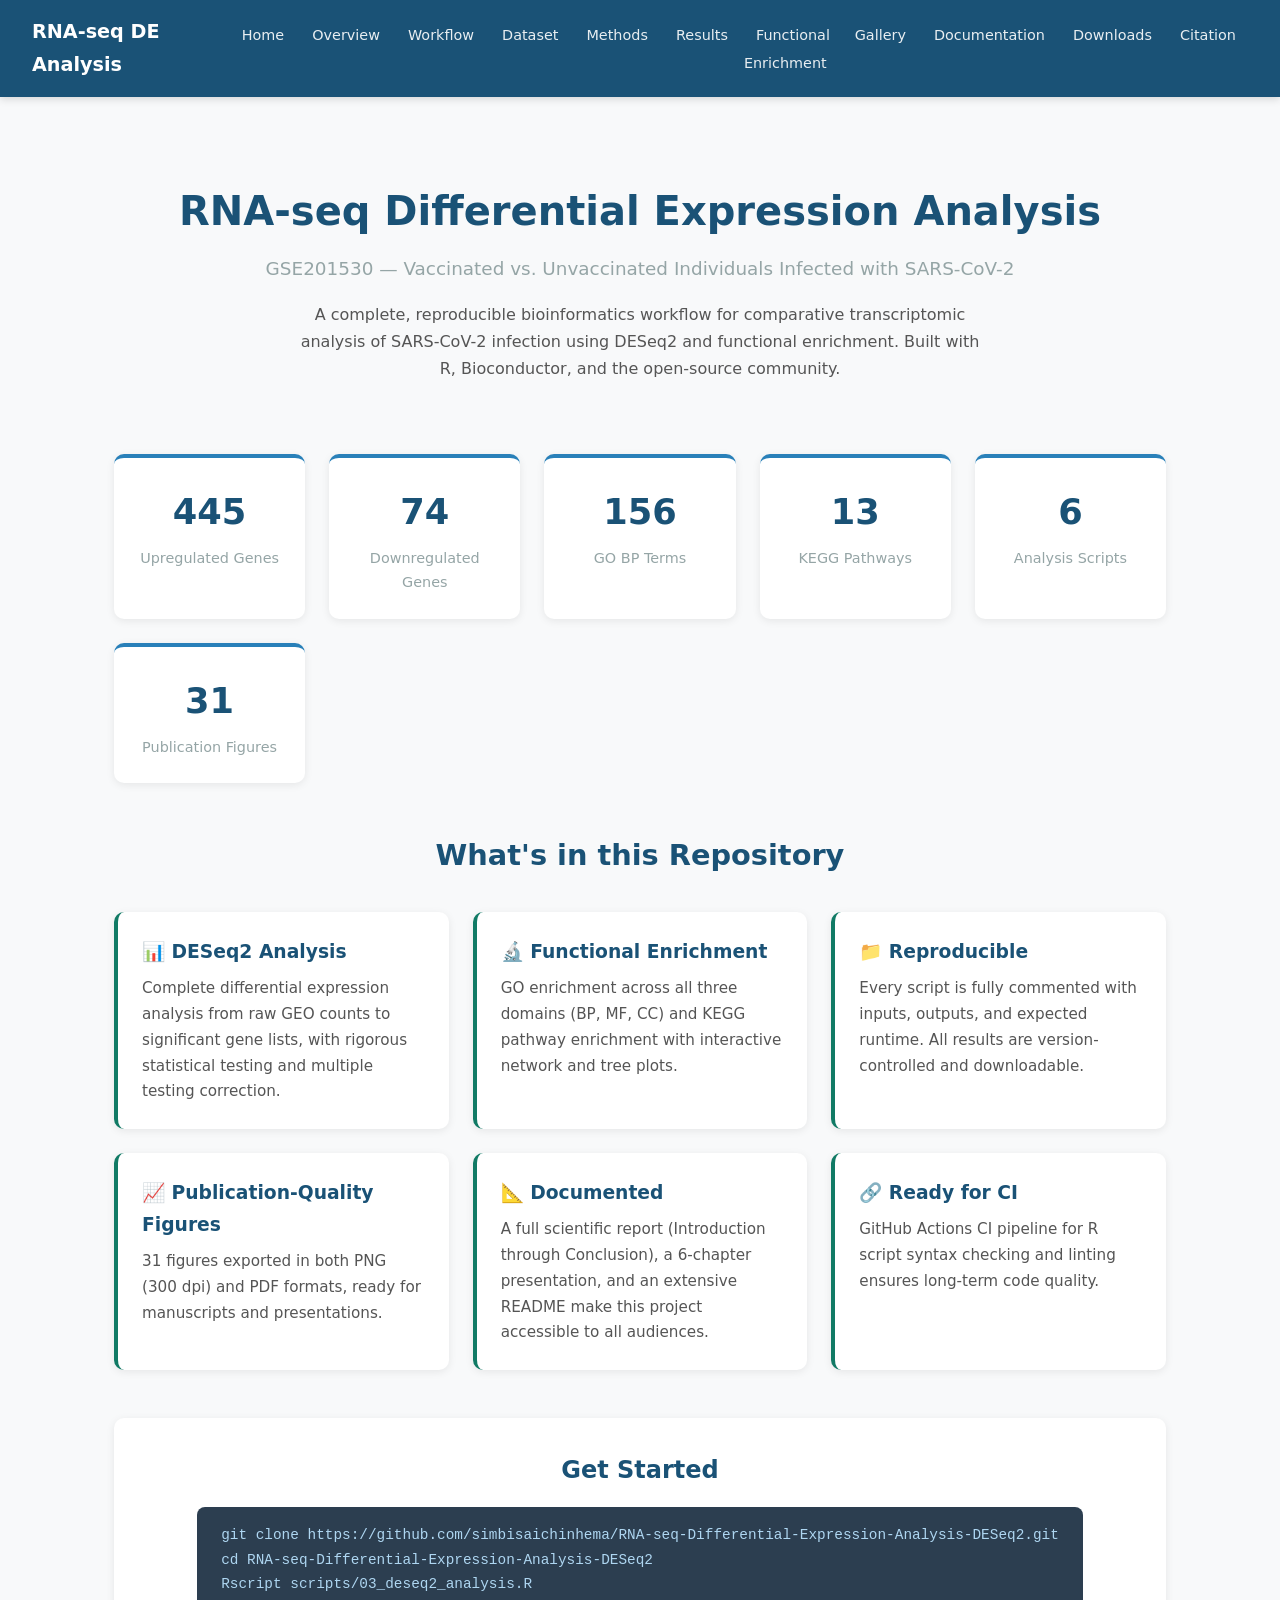
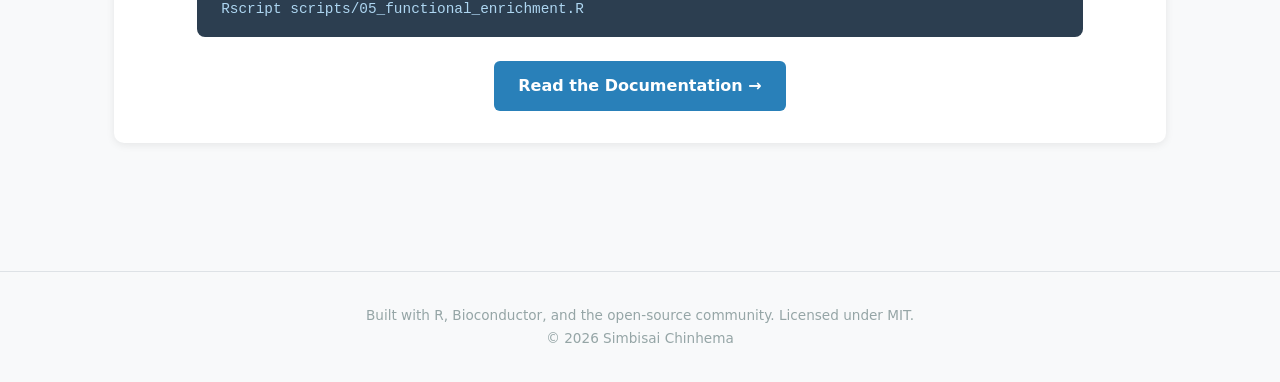
<file: site/index.html>
<!DOCTYPE html>
<html lang="en">
<head>
    <meta charset="UTF-8">
    <meta name="viewport" content="width=device-width, initial-scale=1.0">
    <title>RNA-seq Differential Expression Analysis</title>
    <link rel="stylesheet" href="styles.css">
    <link rel="icon" href="data:image/svg+xml,%3Csvg xmlns='http://www.w3.org/2000/svg' viewBox='0 0 100 100'%3E%3Ctext y='.9em' font-size='90'%3E🧬%3C/text%3E%3C/svg%3E">
</head>
<body>
    <nav class="navbar">
        <div class="nav-brand">RNA-seq DE Analysis</div>
        <ul class="nav-links">
            <li><a href="index.html">Home</a></li>
            <li><a href="overview.html">Overview</a></li>
            <li><a href="workflow.html">Workflow</a></li>
            <li><a href="dataset.html">Dataset</a></li>
            <li><a href="methods.html">Methods</a></li>
            <li><a href="results.html">Results</a></li>
            <li><a href="enrichment.html">Functional Enrichment</a></li>
            <li><a href="gallery.html">Gallery</a></li>
            <li><a href="documentation.html">Documentation</a></li>
            <li><a href="downloads.html">Downloads</a></li>
            <li><a href="citation.html">Citation</a></li>
        </ul>
    </nav>

    <main>
        <section class="hero">
            <h1>RNA-seq Differential Expression Analysis</h1>
            <p class="hero-subtitle">GSE201530 — Vaccinated vs. Unvaccinated Individuals Infected with SARS-CoV-2</p>
            <p class="hero-desc">A complete, reproducible bioinformatics workflow for comparative transcriptomic analysis of SARS-CoV-2 infection using DESeq2 and functional enrichment. Built with R, Bioconductor, and the open-source community.</p>
        </section>

        <section class="stats-grid">
            <div class="stat-card">
                <h3>445</h3>
                <p>Upregulated Genes</p>
            </div>
            <div class="stat-card">
                <h3>74</h3>
                <p>Downregulated Genes</p>
            </div>
            <div class="stat-card">
                <h3>156</h3>
                <p>GO BP Terms</p>
            </div>
            <div class="stat-card">
                <h3>13</h3>
                <p>KEGG Pathways</p>
            </div>
            <div class="stat-card">
                <h3>6</h3>
                <p>Analysis Scripts</p>
            </div>
            <div class="stat-card">
                <h3>31</h3>
                <p>Publication Figures</p>
            </div>
        </section>

        <section class="features">
            <h2>What's in this Repository</h2>
            <div class="feature-grid">
                <div class="feature-card">
                    <h3>📊 DESeq2 Analysis</h3>
                    <p>Complete differential expression analysis from raw GEO counts to significant gene lists, with rigorous statistical testing and multiple testing correction.</p>
                </div>
                <div class="feature-card">
                    <h3>🔬 Functional Enrichment</h3>
                    <p>GO enrichment across all three domains (BP, MF, CC) and KEGG pathway enrichment with interactive network and tree plots.</p>
                </div>
                <div class="feature-card">
                    <h3>📁 Reproducible</h3>
                    <p>Every script is fully commented with inputs, outputs, and expected runtime. All results are version-controlled and downloadable.</p>
                </div>
                <div class="feature-card">
                    <h3>📈 Publication-Quality Figures</h3>
                    <p>31 figures exported in both PNG (300 dpi) and PDF formats, ready for manuscripts and presentations.</p>
                </div>
                <div class="feature-card">
                    <h3>📐 Documented</h3>
                    <p>A full scientific report (Introduction through Conclusion), a 6-chapter presentation, and an extensive README make this project accessible to all audiences.</p>
                </div>
                <div class="feature-card">
                    <h3>🔗 Ready for CI</h3>
                    <p>GitHub Actions CI pipeline for R script syntax checking and linting ensures long-term code quality.</p>
                </div>
            </div>
        </section>

        <section class="cta">
            <h2>Get Started</h2>
            <pre><code>git clone https://github.com/simbisaichinhema/RNA-seq-Differential-Expression-Analysis-DESeq2.git
cd RNA-seq-Differential-Expression-Analysis-DESeq2
Rscript scripts/03_deseq2_analysis.R
Rscript scripts/05_functional_enrichment.R</code></pre>
            <p><a href="documentation.html" class="btn">Read the Documentation →</a></p>
        </section>
    </main>

    <footer>
        <p>Built with R, Bioconductor, and the open-source community. Licensed under MIT.</p>
        <p>© 2026 Simbisai Chinhema</p>
    </footer>
</body>
</html>
</file>
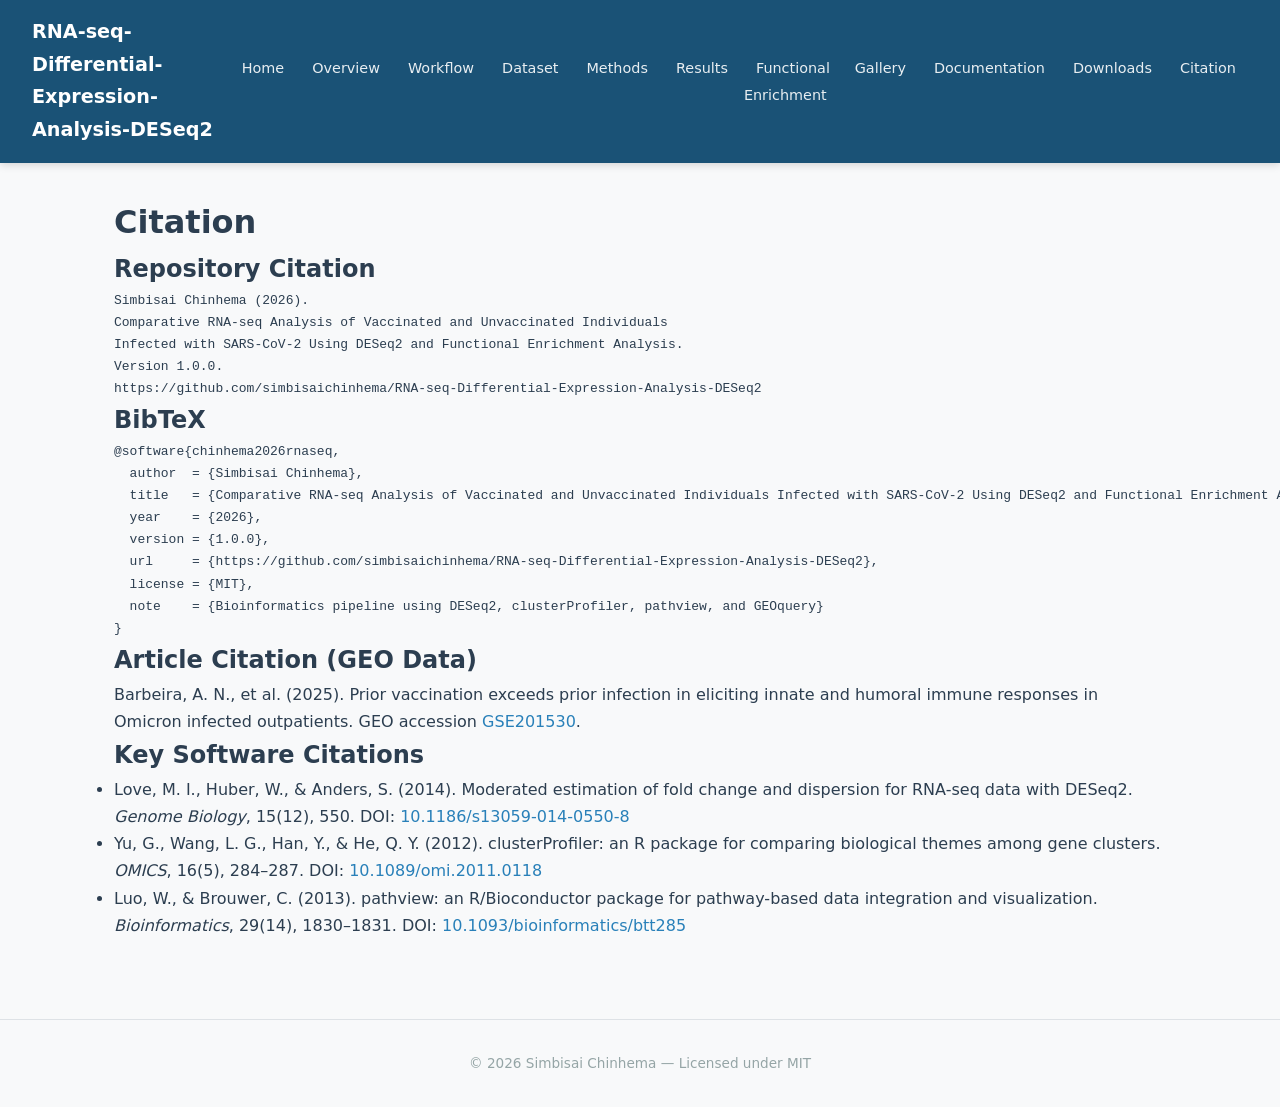
<file: site/citation.html>
<!DOCTYPE html>
<html lang="en">
<head>
    <meta charset="UTF-8">
    <meta name="viewport" content="width=device-width, initial-scale=1.0">
    <title>Citation — RNA-seq-Differential-Expression-Analysis-DESeq2</title>
    <link rel="stylesheet" href="styles.css">
    <link rel="icon" href="data:image/svg+xml,%3Csvg xmlns='http://www.w3.org/2000/svg' viewBox='0 0 100 100'%3E%3Ctext y='.9em' font-size='90'%3E🧬%3C/text%3E%3C/svg%3E">
</head>
<body>
    <nav class="navbar">
        <div class="nav-brand">RNA-seq-Differential-Expression-Analysis-DESeq2</div>
        <ul class="nav-links">
            <li><a href="index.html">Home</a></li>
            <li><a href="overview.html">Overview</a></li>
            <li><a href="workflow.html">Workflow</a></li>
            <li><a href="dataset.html">Dataset</a></li>
            <li><a href="methods.html">Methods</a></li>
            <li><a href="results.html">Results</a></li>
            <li><a href="enrichment.html">Functional Enrichment</a></li>
            <li><a href="gallery.html">Gallery</a></li>
            <li><a href="documentation.html">Documentation</a></li>
            <li><a href="downloads.html">Downloads</a></li>
            <li><a href="citation.html">Citation</a></li>
        </ul>
    </nav>
    <main>
        <h1>Citation</h1>
        <h2>Repository Citation</h2>
        <pre>Simbisai Chinhema (2026).
Comparative RNA-seq Analysis of Vaccinated and Unvaccinated Individuals
Infected with SARS-CoV-2 Using DESeq2 and Functional Enrichment Analysis.
Version 1.0.0.
https://github.com/simbisaichinhema/RNA-seq-Differential-Expression-Analysis-DESeq2</pre>
        <h2>BibTeX</h2>
        <pre>@software{chinhema2026rnaseq,
  author  = {Simbisai Chinhema},
  title   = {Comparative RNA-seq Analysis of Vaccinated and Unvaccinated Individuals Infected with SARS-CoV-2 Using DESeq2 and Functional Enrichment Analysis},
  year    = {2026},
  version = {1.0.0},
  url     = {https://github.com/simbisaichinhema/RNA-seq-Differential-Expression-Analysis-DESeq2},
  license = {MIT},
  note    = {Bioinformatics pipeline using DESeq2, clusterProfiler, pathview, and GEOquery}
}</pre>
        <h2>Article Citation (GEO Data)</h2>
        <p>Barbeira, A. N., et al. (2025). Prior vaccination exceeds prior infection in eliciting innate and humoral immune responses in Omicron infected outpatients. GEO accession <a href="https://www.ncbi.nlm.nih.gov/geo/query/acc.cgi?acc=GSE201530">GSE201530</a>.</p>
        <h2>Key Software Citations</h2>
        <ul>
            <li>Love, M. I., Huber, W., & Anders, S. (2014). Moderated estimation of fold change and dispersion for RNA-seq data with DESeq2. <em>Genome Biology</em>, 15(12), 550. DOI: <a href="https://doi.org/10.1186/s13059-014-0550-8">10.1186/s13059-014-0550-8</a></li>
            <li>Yu, G., Wang, L. G., Han, Y., & He, Q. Y. (2012). clusterProfiler: an R package for comparing biological themes among gene clusters. <em>OMICS</em>, 16(5), 284–287. DOI: <a href="https://doi.org/10.1089/omi.2011.0118">10.1089/omi.2011.0118</a></li>
            <li>Luo, W., & Brouwer, C. (2013). pathview: an R/Bioconductor package for pathway-based data integration and visualization. <em>Bioinformatics</em>, 29(14), 1830–1831. DOI: <a href="https://doi.org/10.1093/bioinformatics/btt285">10.1093/bioinformatics/btt285</a></li>
        </ul>
    </main>
    <footer><p>© 2026 Simbisai Chinhema — Licensed under MIT</p></footer>
</body>
</html>
</file>
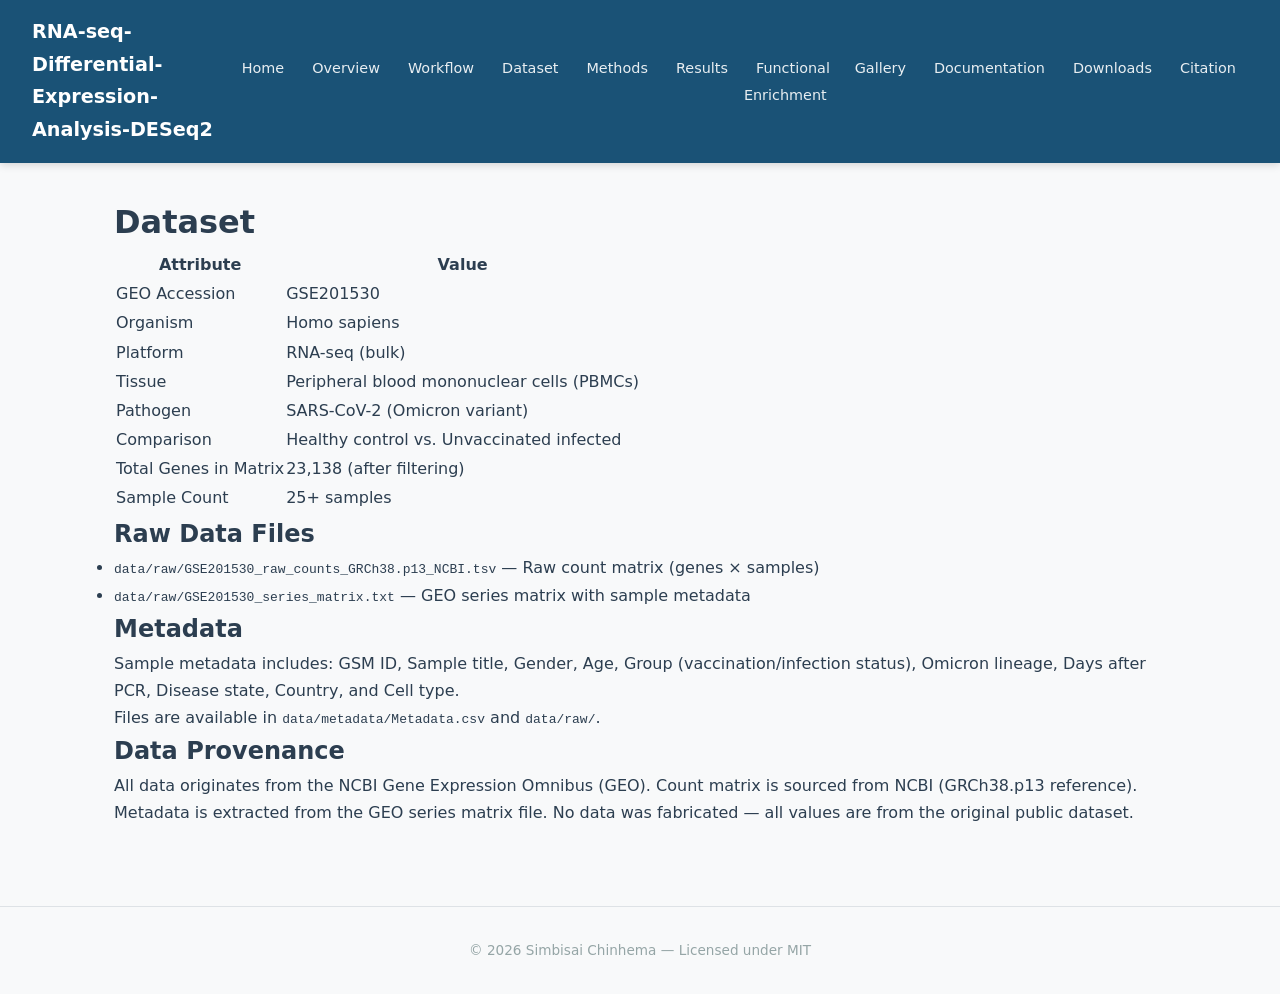
<file: site/dataset.html>
<!DOCTYPE html>
<html lang="en">
<head>
    <meta charset="UTF-8">
    <meta name="viewport" content="width=device-width, initial-scale=1.0">
    <title>Dataset — RNA-seq-Differential-Expression-Analysis-DESeq2</title>
    <link rel="stylesheet" href="styles.css">
    <link rel="icon" href="data:image/svg+xml,%3Csvg xmlns='http://www.w3.org/2000/svg' viewBox='0 0 100 100'%3E%3Ctext y='.9em' font-size='90'%3E🧬%3C/text%3E%3C/svg%3E">
</head>
<body>
    <nav class="navbar">
        <div class="nav-brand">RNA-seq-Differential-Expression-Analysis-DESeq2</div>
        <ul class="nav-links">
            <li><a href="index.html">Home</a></li>
            <li><a href="overview.html">Overview</a></li>
            <li><a href="workflow.html">Workflow</a></li>
            <li><a href="dataset.html">Dataset</a></li>
            <li><a href="methods.html">Methods</a></li>
            <li><a href="results.html">Results</a></li>
            <li><a href="enrichment.html">Functional Enrichment</a></li>
            <li><a href="gallery.html">Gallery</a></li>
            <li><a href="documentation.html">Documentation</a></li>
            <li><a href="downloads.html">Downloads</a></li>
            <li><a href="citation.html">Citation</a></li>
        </ul>
    </nav>
    <main>
        <h1>Dataset</h1>
        <table>
            <tr><th>Attribute</th><th>Value</th></tr>
            <tr><td>GEO Accession</td><td>GSE201530</td></tr>
            <tr><td>Organism</td><td>Homo sapiens</td></tr>
            <tr><td>Platform</td><td>RNA-seq (bulk)</td></tr>
            <tr><td>Tissue</td><td>Peripheral blood mononuclear cells (PBMCs)</td></tr>
            <tr><td>Pathogen</td><td>SARS-CoV-2 (Omicron variant)</td></tr>
            <tr><td>Comparison</td><td>Healthy control vs. Unvaccinated infected</td></tr>
            <tr><td>Total Genes in Matrix</td><td>23,138 (after filtering)</td></tr>
            <tr><td>Sample Count</td><td>25+ samples</td></tr>
        </table>
        <h2>Raw Data Files</h2>
        <ul>
            <li><code>data/raw/GSE201530_raw_counts_GRCh38.p13_NCBI.tsv</code> — Raw count matrix (genes × samples)</li>
            <li><code>data/raw/GSE201530_series_matrix.txt</code> — GEO series matrix with sample metadata</li>
        </ul>
        <h2>Metadata</h2>
        <p>Sample metadata includes: GSM ID, Sample title, Gender, Age, Group (vaccination/infection status), Omicron lineage, Days after PCR, Disease state, Country, and Cell type.</p>
        <p>Files are available in <code>data/metadata/Metadata.csv</code> and <code>data/raw/</code>.</p>
        <h2>Data Provenance</h2>
        <p>All data originates from the NCBI Gene Expression Omnibus (GEO). Count matrix is sourced from NCBI (GRCh38.p13 reference). Metadata is extracted from the GEO series matrix file. No data was fabricated — all values are from the original public dataset.</p>
    </main>
    <footer><p>© 2026 Simbisai Chinhema — Licensed under MIT</p></footer>
</body>
</html>
</file>
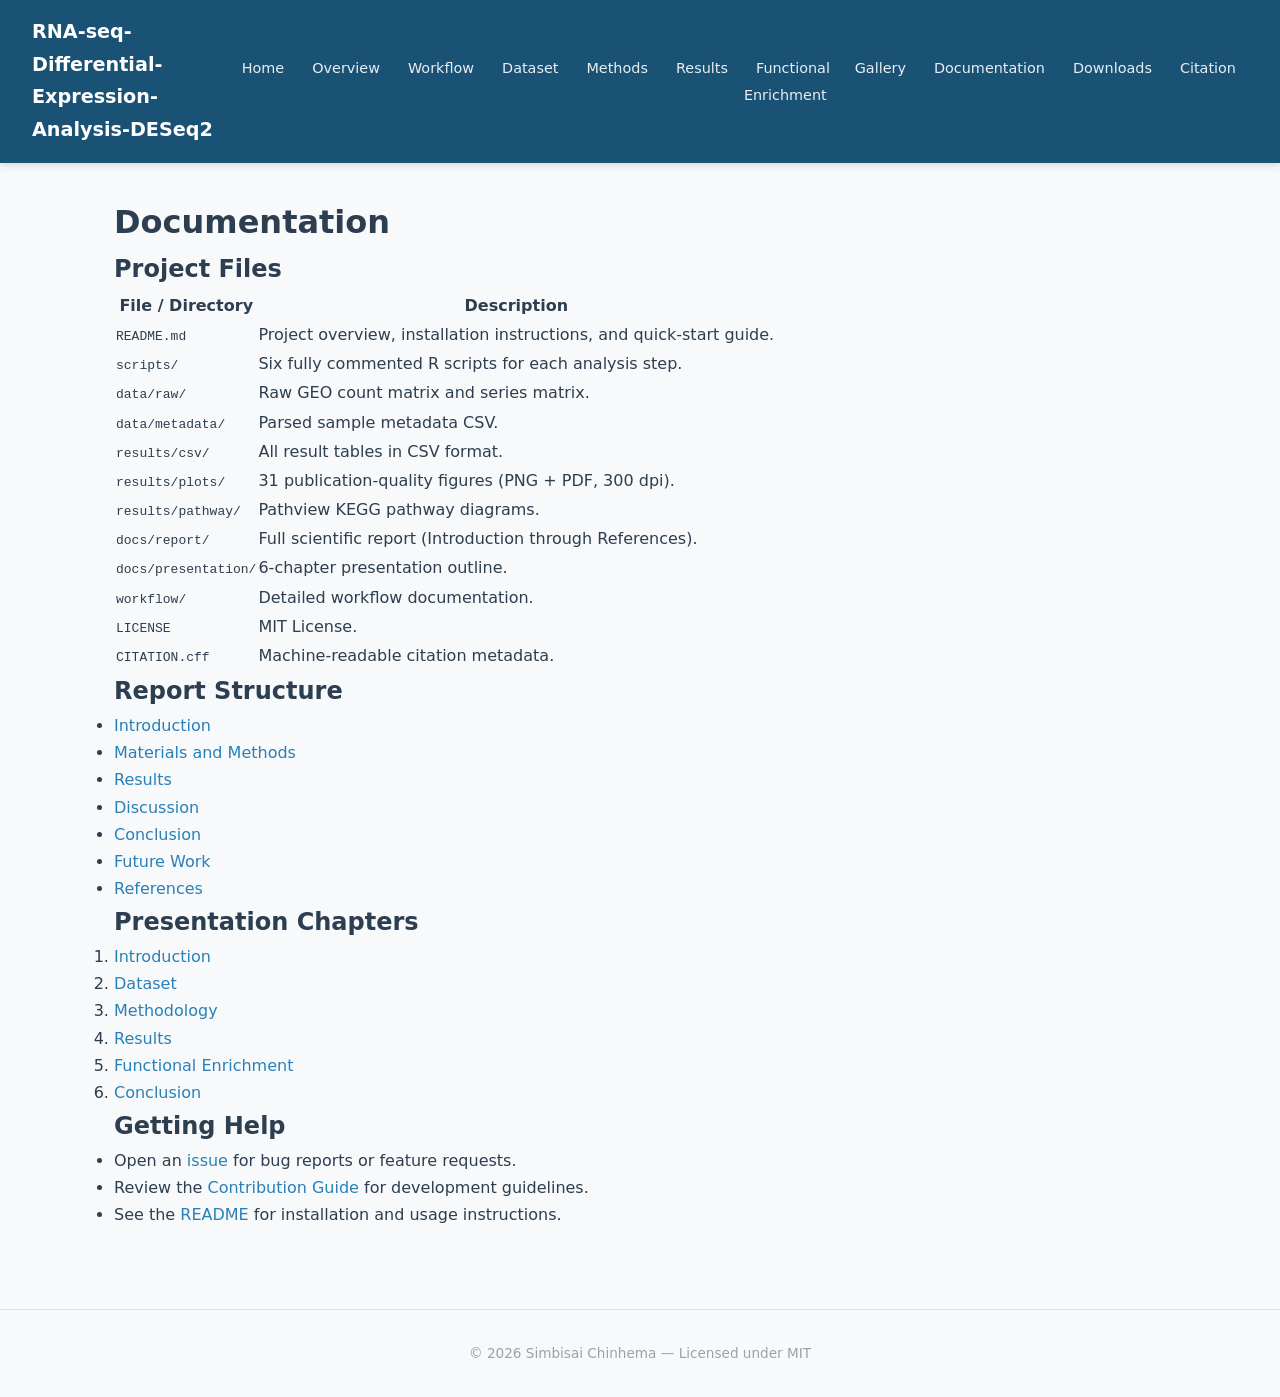
<file: site/documentation.html>
<!DOCTYPE html>
<html lang="en">
<head>
    <meta charset="UTF-8">
    <meta name="viewport" content="width=device-width, initial-scale=1.0">
    <title>Documentation — RNA-seq-Differential-Expression-Analysis-DESeq2</title>
    <link rel="stylesheet" href="styles.css">
    <link rel="icon" href="data:image/svg+xml,%3Csvg xmlns='http://www.w3.org/2000/svg' viewBox='0 0 100 100'%3E%3Ctext y='.9em' font-size='90'%3E🧬%3C/text%3E%3C/svg%3E">
</head>
<body>
    <nav class="navbar">
        <div class="nav-brand">RNA-seq-Differential-Expression-Analysis-DESeq2</div>
        <ul class="nav-links">
            <li><a href="index.html">Home</a></li>
            <li><a href="overview.html">Overview</a></li>
            <li><a href="workflow.html">Workflow</a></li>
            <li><a href="dataset.html">Dataset</a></li>
            <li><a href="methods.html">Methods</a></li>
            <li><a href="results.html">Results</a></li>
            <li><a href="enrichment.html">Functional Enrichment</a></li>
            <li><a href="gallery.html">Gallery</a></li>
            <li><a href="documentation.html">Documentation</a></li>
            <li><a href="downloads.html">Downloads</a></li>
            <li><a href="citation.html">Citation</a></li>
        </ul>
    </nav>
    <main>
        <h1>Documentation</h1>
        <h2>Project Files</h2>
        <table>
            <tr><th>File / Directory</th><th>Description</th></tr>
            <tr><td><code>README.md</code></td><td>Project overview, installation instructions, and quick-start guide.</td></tr>
            <tr><td><code>scripts/</code></td><td>Six fully commented R scripts for each analysis step.</td></tr>
            <tr><td><code>data/raw/</code></td><td>Raw GEO count matrix and series matrix.</td></tr>
            <tr><td><code>data/metadata/</code></td><td>Parsed sample metadata CSV.</td></tr>
            <tr><td><code>results/csv/</code></td><td>All result tables in CSV format.</td></tr>
            <tr><td><code>results/plots/</code></td><td>31 publication-quality figures (PNG + PDF, 300 dpi).</td></tr>
            <tr><td><code>results/pathway/</code></td><td>Pathview KEGG pathway diagrams.</td></tr>
            <tr><td><code>docs/report/</code></td><td>Full scientific report (Introduction through References).</td></tr>
            <tr><td><code>docs/presentation/</code></td><td>6-chapter presentation outline.</td></tr>
            <tr><td><code>workflow/</code></td><td>Detailed workflow documentation.</td></tr>
            <tr><td><code>LICENSE</code></td><td>MIT License.</td></tr>
            <tr><td><code>CITATION.cff</code></td><td>Machine-readable citation metadata.</td></tr>
        </table>
        <h2>Report Structure</h2>
        <ul>
            <li><a href="https://github.com/simbisaichinhema/RNA-seq-Differential-Expression-Analysis-DESeq2/blob/master/docs/report/introduction.md">Introduction</a></li>
            <li><a href="https://github.com/simbisaichinhema/RNA-seq-Differential-Expression-Analysis-DESeq2/blob/master/docs/report/materials_and_methods.md">Materials and Methods</a></li>
            <li><a href="https://github.com/simbisaichinhema/RNA-seq-Differential-Expression-Analysis-DESeq2/blob/master/docs/report/results.md">Results</a></li>
            <li><a href="https://github.com/simbisaichinhema/RNA-seq-Differential-Expression-Analysis-DESeq2/blob/master/docs/report/discussion.md">Discussion</a></li>
            <li><a href="https://github.com/simbisaichinhema/RNA-seq-Differential-Expression-Analysis-DESeq2/blob/master/docs/report/conclusion.md">Conclusion</a></li>
            <li><a href="https://github.com/simbisaichinhema/RNA-seq-Differential-Expression-Analysis-DESeq2/blob/master/docs/report/future_work.md">Future Work</a></li>
            <li><a href="https://github.com/simbisaichinhema/RNA-seq-Differential-Expression-Analysis-DESeq2/blob/master/docs/report/references.md">References</a></li>
        </ul>
        <h2>Presentation Chapters</h2>
        <ol>
            <li><a href="https://github.com/simbisaichinhema/RNA-seq-Differential-Expression-Analysis-DESeq2/blob/master/docs/presentation/chapter_1_introduction.md">Introduction</a></li>
            <li><a href="https://github.com/simbisaichinhema/RNA-seq-Differential-Expression-Analysis-DESeq2/blob/master/docs/presentation/chapter_2_dataset.md">Dataset</a></li>
            <li><a href="https://github.com/simbisaichinhema/RNA-seq-Differential-Expression-Analysis-DESeq2/blob/master/docs/presentation/chapter_3_methodology.md">Methodology</a></li>
            <li><a href="https://github.com/simbisaichinhema/RNA-seq-Differential-Expression-Analysis-DESeq2/blob/master/docs/presentation/chapter_4_results.md">Results</a></li>
            <li><a href="https://github.com/simbisaichinhema/RNA-seq-Differential-Expression-Analysis-DESeq2/blob/master/docs/presentation/chapter_5_functional_enrichment.md">Functional Enrichment</a></li>
            <li><a href="https://github.com/simbisaichinhema/RNA-seq-Differential-Expression-Analysis-DESeq2/blob/master/docs/presentation/chapter_6_conclusion.md">Conclusion</a></li>
        </ol>
        <h2>Getting Help</h2>
        <ul>
            <li>Open an <a href="https://github.com/simbisaichinhema/RNA-seq-Differential-Expression-Analysis-DESeq2/issues">issue</a> for bug reports or feature requests.</li>
            <li>Review the <a href="CONTRIBUTING.md">Contribution Guide</a> for development guidelines.</li>
            <li>See the <a href="https://github.com/simbisaichinhema/RNA-seq-Differential-Expression-Analysis-DESeq2/blob/master/README.md">README</a> for installation and usage instructions.</li>
        </ul>
    </main>
    <footer><p>© 2026 Simbisai Chinhema — Licensed under MIT</p></footer>
</body>
</html>
</file>
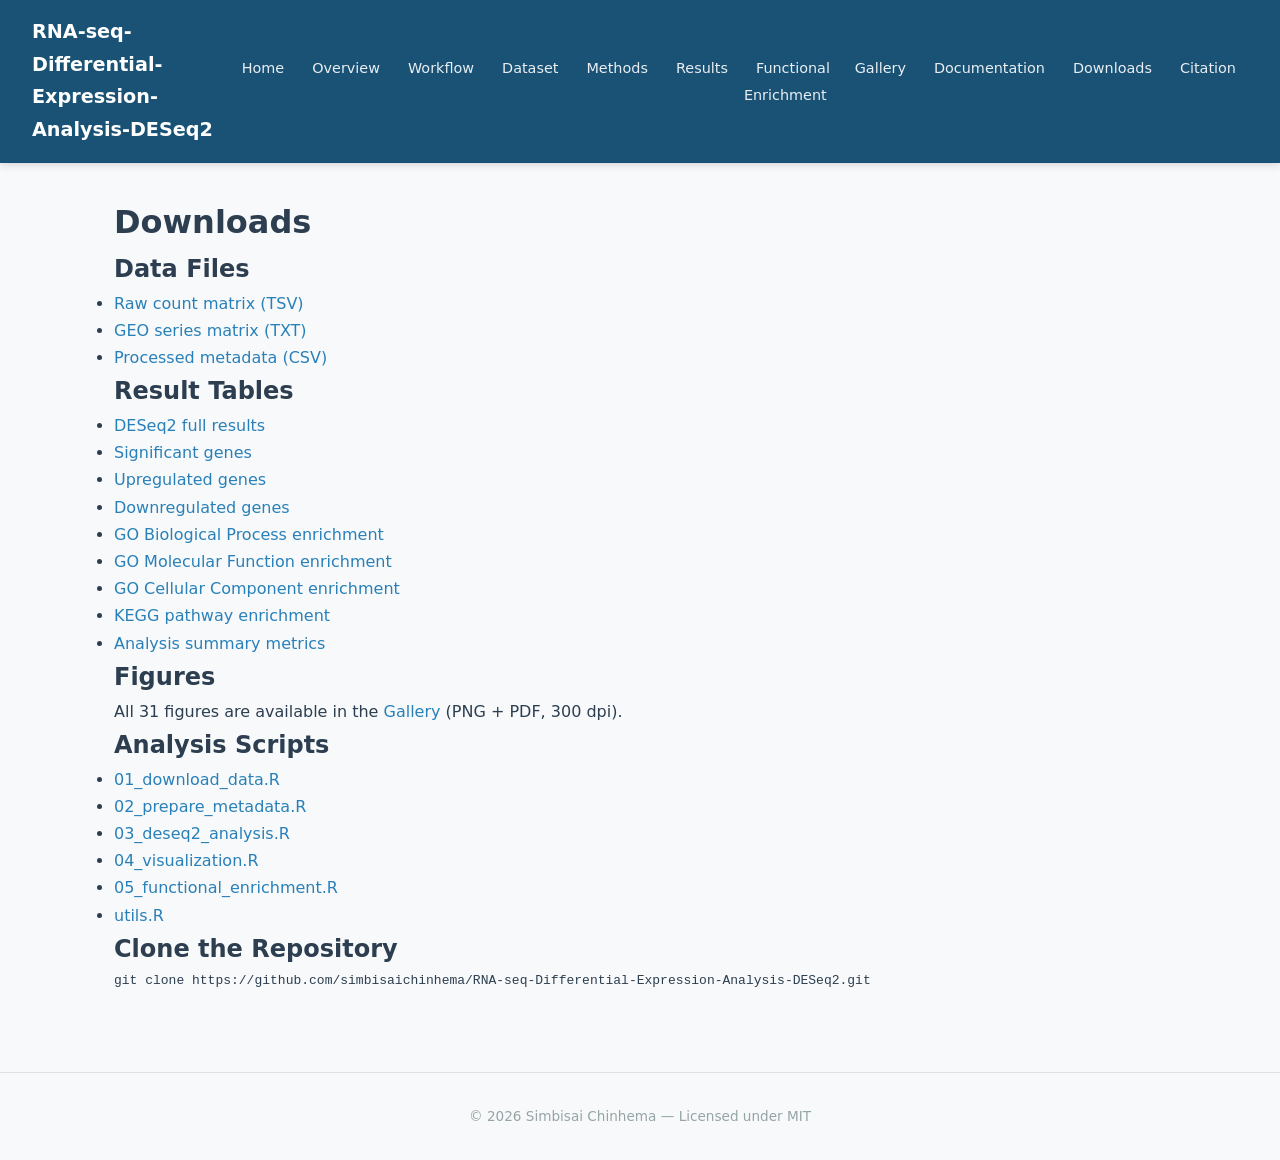
<file: site/downloads.html>
<!DOCTYPE html>
<html lang="en">
<head>
    <meta charset="UTF-8">
    <meta name="viewport" content="width=device-width, initial-scale=1.0">
    <title>Downloads — RNA-seq-Differential-Expression-Analysis-DESeq2</title>
    <link rel="stylesheet" href="styles.css">
    <link rel="icon" href="data:image/svg+xml,%3Csvg xmlns='http://www.w3.org/2000/svg' viewBox='0 0 100 100'%3E%3Ctext y='.9em' font-size='90'%3E🧬%3C/text%3E%3C/svg%3E">
</head>
<body>
    <nav class="navbar">
        <div class="nav-brand">RNA-seq-Differential-Expression-Analysis-DESeq2</div>
        <ul class="nav-links">
            <li><a href="index.html">Home</a></li>
            <li><a href="overview.html">Overview</a></li>
            <li><a href="workflow.html">Workflow</a></li>
            <li><a href="dataset.html">Dataset</a></li>
            <li><a href="methods.html">Methods</a></li>
            <li><a href="results.html">Results</a></li>
            <li><a href="enrichment.html">Functional Enrichment</a></li>
            <li><a href="gallery.html">Gallery</a></li>
            <li><a href="documentation.html">Documentation</a></li>
            <li><a href="downloads.html">Downloads</a></li>
            <li><a href="citation.html">Citation</a></li>
        </ul>
    </nav>
    <main>
        <h1>Downloads</h1>
        <h2>Data Files</h2>
        <ul>
            <li><a href="https://raw.githubusercontent.com/simbisaichinhema/RNA-seq-Differential-Expression-Analysis-DESeq2/main/data/raw/GSE201530_raw_counts_GRCh38.p13_NCBI.tsv">Raw count matrix (TSV)</a></li>
            <li><a href="https://raw.githubusercontent.com/simbisaichinhema/RNA-seq-Differential-Expression-Analysis-DESeq2/main/data/raw/GSE201530_series_matrix.txt">GEO series matrix (TXT)</a></li>
            <li><a href="https://raw.githubusercontent.com/simbisaichinhema/RNA-seq-Differential-Expression-Analysis-DESeq2/main/data/metadata/Metadata.csv">Processed metadata (CSV)</a></li>
        </ul>
        <h2>Result Tables</h2>
        <ul>
            <li><a href="https://raw.githubusercontent.com/simbisaichinhema/RNA-seq-Differential-Expression-Analysis-DESeq2/main/results/csv/DESeq2_Results.csv">DESeq2 full results</a></li>
            <li><a href="https://raw.githubusercontent.com/simbisaichinhema/RNA-seq-Differential-Expression-Analysis-DESeq2/main/results/csv/Significant_Genes.csv">Significant genes</a></li>
            <li><a href="https://raw.githubusercontent.com/simbisaichinhema/RNA-seq-Differential-Expression-Analysis-DESeq2/main/results/csv/Upregulated_Genes.csv">Upregulated genes</a></li>
            <li><a href="https://raw.githubusercontent.com/simbisaichinhema/RNA-seq-Differential-Expression-Analysis-DESeq2/main/results/csv/Downregulated_Genes.csv">Downregulated genes</a></li>
            <li><a href="https://raw.githubusercontent.com/simbisaichinhema/RNA-seq-Differential-Expression-Analysis-DESeq2/main/results/csv/GO_BP.csv">GO Biological Process enrichment</a></li>
            <li><a href="https://raw.githubusercontent.com/simbisaichinhema/RNA-seq-Differential-Expression-Analysis-DESeq2/main/results/csv/GO_MF.csv">GO Molecular Function enrichment</a></li>
            <li><a href="https://raw.githubusercontent.com/simbisaichinhema/RNA-seq-Differential-Expression-Analysis-DESeq2/main/results/csv/GO_CC.csv">GO Cellular Component enrichment</a></li>
            <li><a href="https://raw.githubusercontent.com/simbisaichinhema/RNA-seq-Differential-Expression-Analysis-DESeq2/main/results/csv/KEGG.csv">KEGG pathway enrichment</a></li>
            <li><a href="https://raw.githubusercontent.com/simbisaichinhema/RNA-seq-Differential-Expression-Analysis-DESeq2/main/results/csv/Analysis_Summary.csv">Analysis summary metrics</a></li>
        </ul>
        <h2>Figures</h2>
        <p>All 31 figures are available in the <a href="gallery.html">Gallery</a> (PNG + PDF, 300 dpi).</p>
        <h2>Analysis Scripts</h2>
        <ul>
            <li><a href="https://raw.githubusercontent.com/simbisaichinhema/RNA-seq-Differential-Expression-Analysis-DESeq2/main/scripts/01_download_data.R">01_download_data.R</a></li>
            <li><a href="https://raw.githubusercontent.com/simbisaichinhema/RNA-seq-Differential-Expression-Analysis-DESeq2/main/scripts/02_prepare_metadata.R">02_prepare_metadata.R</a></li>
            <li><a href="https://raw.githubusercontent.com/simbisaichinhema/RNA-seq-Differential-Expression-Analysis-DESeq2/main/scripts/03_deseq2_analysis.R">03_deseq2_analysis.R</a></li>
            <li><a href="https://raw.githubusercontent.com/simbisaichinhema/RNA-seq-Differential-Expression-Analysis-DESeq2/main/scripts/04_visualization.R">04_visualization.R</a></li>
            <li><a href="https://raw.githubusercontent.com/simbisaichinhema/RNA-seq-Differential-Expression-Analysis-DESeq2/main/scripts/05_functional_enrichment.R">05_functional_enrichment.R</a></li>
            <li><a href="https://raw.githubusercontent.com/simbisaichinhema/RNA-seq-Differential-Expression-Analysis-DESeq2/main/scripts/utils.R">utils.R</a></li>
        </ul>
        <h2>Clone the Repository</h2>
        <pre><code>git clone https://github.com/simbisaichinhema/RNA-seq-Differential-Expression-Analysis-DESeq2.git</code></pre>
    </main>
    <footer><p>© 2026 Simbisai Chinhema — Licensed under MIT</p></footer>
</body>
</html>
</file>
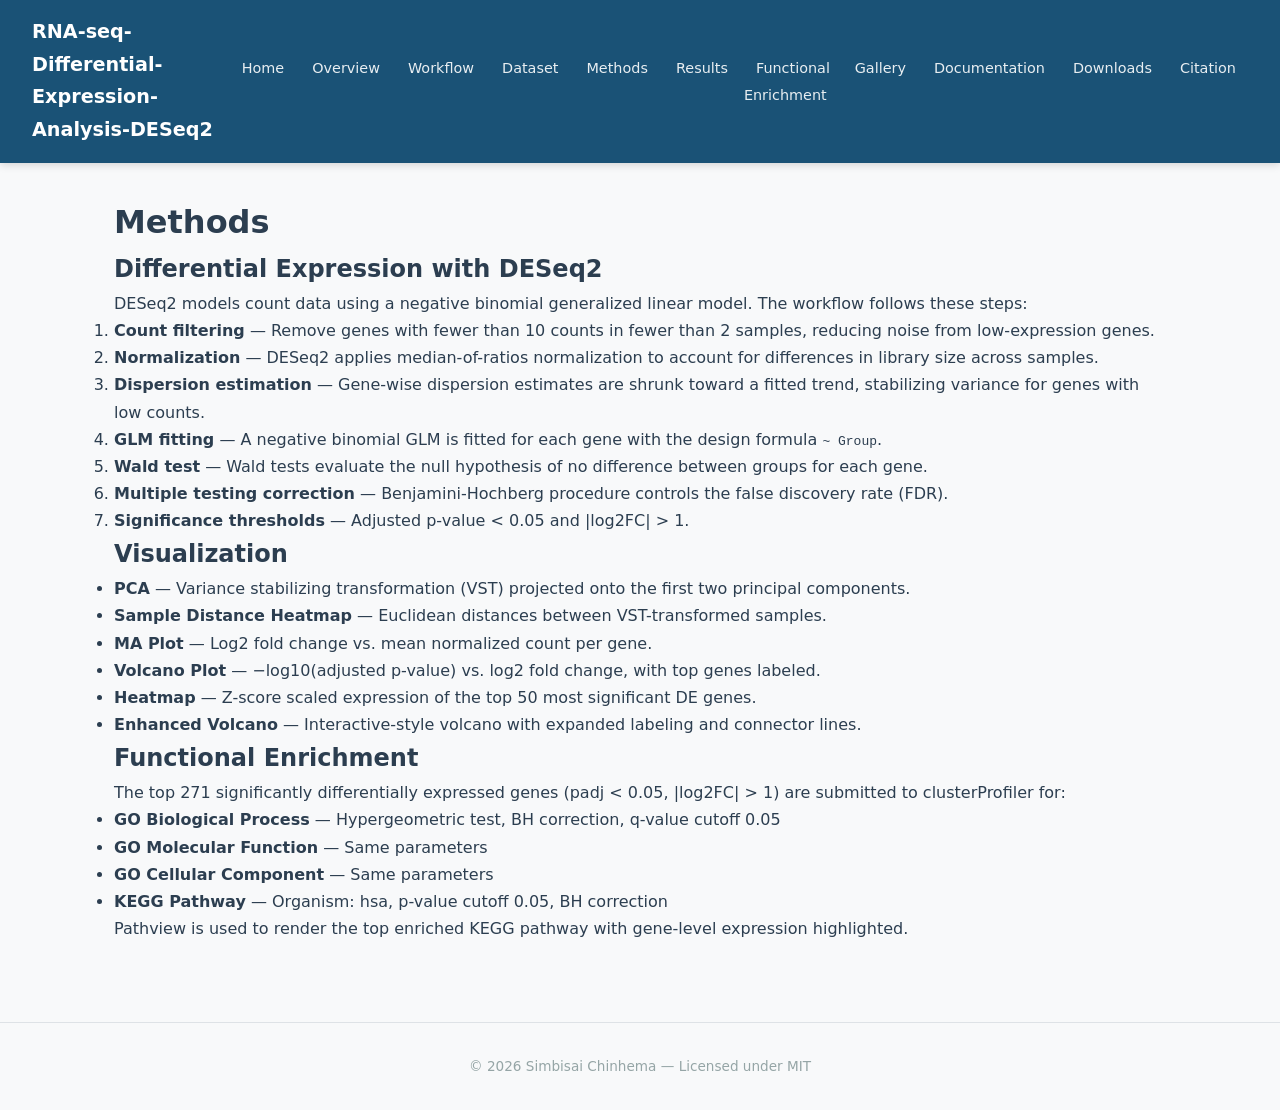
<file: site/methods.html>
<!DOCTYPE html>
<html lang="en">
<head>
    <meta charset="UTF-8">
    <meta name="viewport" content="width=device-width, initial-scale=1.0">
    <title>Methods — RNA-seq-Differential-Expression-Analysis-DESeq2</title>
    <link rel="stylesheet" href="styles.css">
    <link rel="icon" href="data:image/svg+xml,%3Csvg xmlns='http://www.w3.org/2000/svg' viewBox='0 0 100 100'%3E%3Ctext y='.9em' font-size='90'%3E🧬%3C/text%3E%3C/svg%3E">
</head>
<body>
    <nav class="navbar">
        <div class="nav-brand">RNA-seq-Differential-Expression-Analysis-DESeq2</div>
        <ul class="nav-links">
            <li><a href="index.html">Home</a></li>
            <li><a href="overview.html">Overview</a></li>
            <li><a href="workflow.html">Workflow</a></li>
            <li><a href="dataset.html">Dataset</a></li>
            <li><a href="methods.html">Methods</a></li>
            <li><a href="results.html">Results</a></li>
            <li><a href="enrichment.html">Functional Enrichment</a></li>
            <li><a href="gallery.html">Gallery</a></li>
            <li><a href="documentation.html">Documentation</a></li>
            <li><a href="downloads.html">Downloads</a></li>
            <li><a href="citation.html">Citation</a></li>
        </ul>
    </nav>
    <main>
        <h1>Methods</h1>
        <h2>Differential Expression with DESeq2</h2>
        <p>DESeq2 models count data using a negative binomial generalized linear model. The workflow follows these steps:</p>
        <ol>
            <li><strong>Count filtering</strong> — Remove genes with fewer than 10 counts in fewer than 2 samples, reducing noise from low-expression genes.</li>
            <li><strong>Normalization</strong> — DESeq2 applies median-of-ratios normalization to account for differences in library size across samples.</li>
            <li><strong>Dispersion estimation</strong> — Gene-wise dispersion estimates are shrunk toward a fitted trend, stabilizing variance for genes with low counts.</li>
            <li><strong>GLM fitting</strong> — A negative binomial GLM is fitted for each gene with the design formula <code>~ Group</code>.</li>
            <li><strong>Wald test</strong> — Wald tests evaluate the null hypothesis of no difference between groups for each gene.</li>
            <li><strong>Multiple testing correction</strong> — Benjamini-Hochberg procedure controls the false discovery rate (FDR).</li>
            <li><strong>Significance thresholds</strong> — Adjusted p-value &lt; 0.05 and |log2FC| &gt; 1.</li>
        </ol>
        <h2>Visualization</h2>
        <ul>
            <li><strong>PCA</strong> — Variance stabilizing transformation (VST) projected onto the first two principal components.</li>
            <li><strong>Sample Distance Heatmap</strong> — Euclidean distances between VST-transformed samples.</li>
            <li><strong>MA Plot</strong> — Log2 fold change vs. mean normalized count per gene.</li>
            <li><strong>Volcano Plot</strong> — −log10(adjusted p-value) vs. log2 fold change, with top genes labeled.</li>
            <li><strong>Heatmap</strong> — Z-score scaled expression of the top 50 most significant DE genes.</li>
            <li><strong>Enhanced Volcano</strong> — Interactive-style volcano with expanded labeling and connector lines.</li>
        </ul>
        <h2>Functional Enrichment</h2>
        <p>The top 271 significantly differentially expressed genes (padj &lt; 0.05, |log2FC| &gt; 1) are submitted to clusterProfiler for:</p>
        <ul>
            <li><strong>GO Biological Process</strong> — Hypergeometric test, BH correction, q-value cutoff 0.05</li>
            <li><strong>GO Molecular Function</strong> — Same parameters</li>
            <li><strong>GO Cellular Component</strong> — Same parameters</li>
            <li><strong>KEGG Pathway</strong> — Organism: hsa, p-value cutoff 0.05, BH correction</li>
        </ul>
        <p>Pathview is used to render the top enriched KEGG pathway with gene-level expression highlighted.</p>
    </main>
    <footer><p>© 2026 Simbisai Chinhema — Licensed under MIT</p></footer>
</body>
</html>
</file>
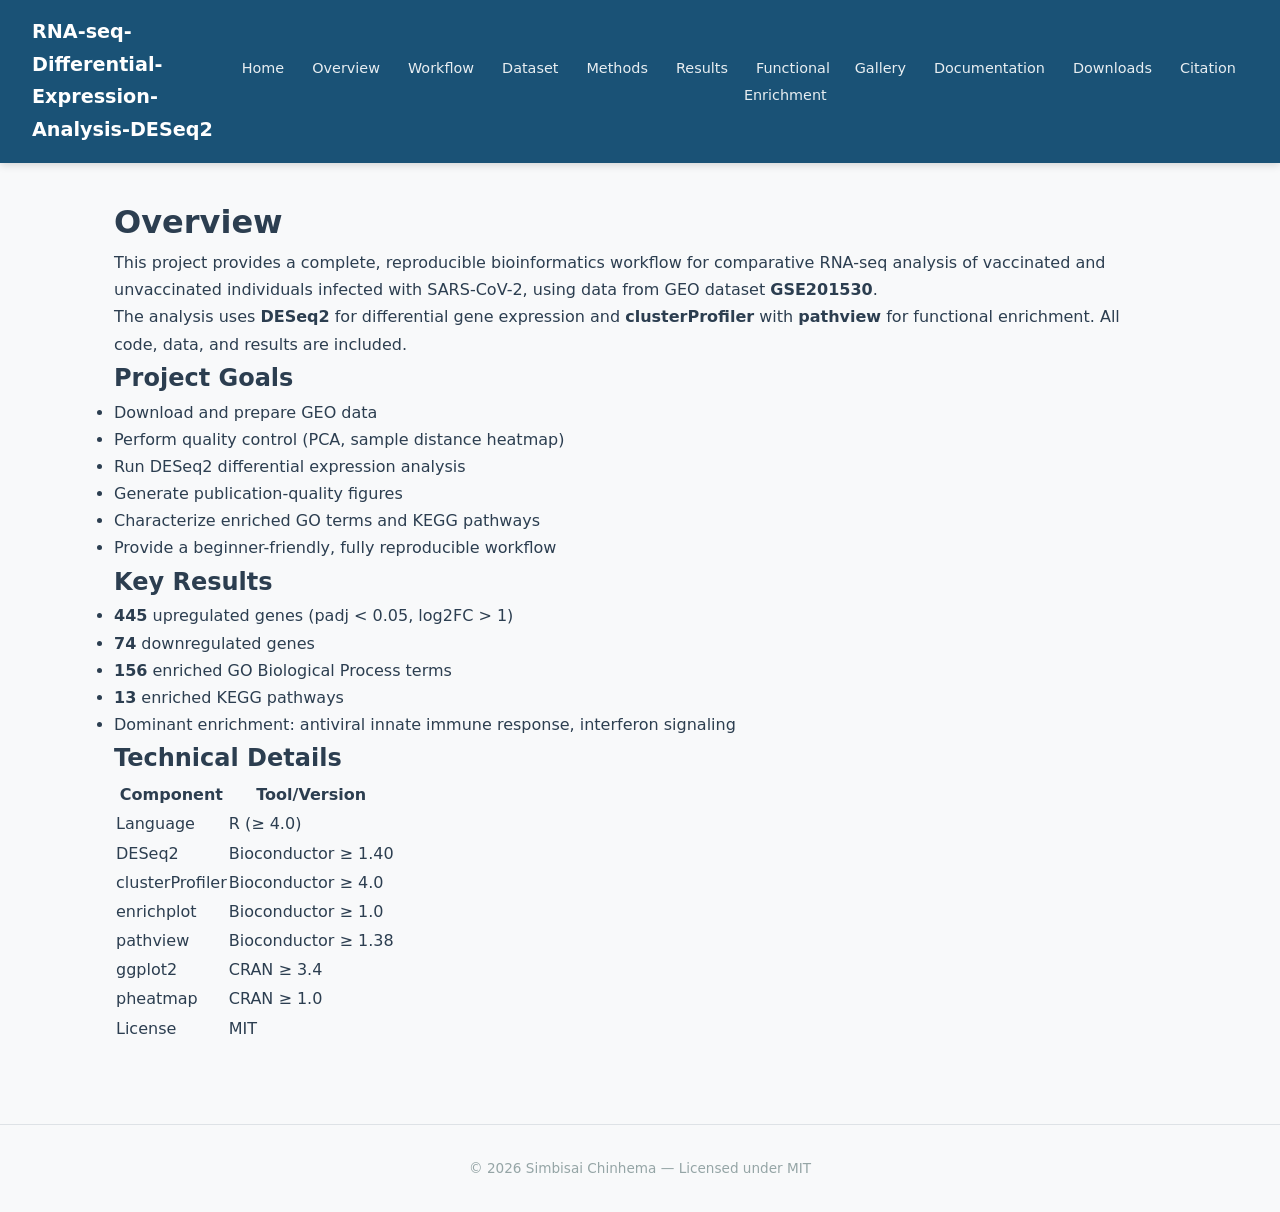
<file: site/overview.html>
<!DOCTYPE html>
<html lang="en">
<head>
    <meta charset="UTF-8">
    <meta name="viewport" content="width=device-width, initial-scale=1.0">
    <title>Overview — RNA-seq-Differential-Expression-Analysis-DESeq2</title>
    <link rel="stylesheet" href="styles.css">
    <link rel="icon" href="data:image/svg+xml,%3Csvg xmlns='http://www.w3.org/2000/svg' viewBox='0 0 100 100'%3E%3Ctext y='.9em' font-size='90'%3E🧬%3C/text%3E%3C/svg%3E">
</head>
<body>
    <nav class="navbar">
        <div class="nav-brand">RNA-seq-Differential-Expression-Analysis-DESeq2</div>
        <ul class="nav-links">
            <li><a href="index.html">Home</a></li>
            <li><a href="overview.html">Overview</a></li>
            <li><a href="workflow.html">Workflow</a></li>
            <li><a href="dataset.html">Dataset</a></li>
            <li><a href="methods.html">Methods</a></li>
            <li><a href="results.html">Results</a></li>
            <li><a href="enrichment.html">Functional Enrichment</a></li>
            <li><a href="gallery.html">Gallery</a></li>
            <li><a href="documentation.html">Documentation</a></li>
            <li><a href="downloads.html">Downloads</a></li>
            <li><a href="citation.html">Citation</a></li>
        </ul>
    </nav>
    <main>
        <h1>Overview</h1>
        <p>This project provides a complete, reproducible bioinformatics workflow for comparative RNA-seq analysis of vaccinated and unvaccinated individuals infected with SARS-CoV-2, using data from GEO dataset <strong>GSE201530</strong>.</p>
        <p>The analysis uses <strong>DESeq2</strong> for differential gene expression and <strong>clusterProfiler</strong> with <strong>pathview</strong> for functional enrichment. All code, data, and results are included.</p>
        <h2>Project Goals</h2>
        <ul>
            <li>Download and prepare GEO data</li>
            <li>Perform quality control (PCA, sample distance heatmap)</li>
            <li>Run DESeq2 differential expression analysis</li>
            <li>Generate publication-quality figures</li>
            <li>Characterize enriched GO terms and KEGG pathways</li>
            <li>Provide a beginner-friendly, fully reproducible workflow</li>
        </ul>
        <h2>Key Results</h2>
        <ul>
            <li><strong>445</strong> upregulated genes (padj &lt; 0.05, log2FC &gt; 1)</li>
            <li><strong>74</strong> downregulated genes</li>
            <li><strong>156</strong> enriched GO Biological Process terms</li>
            <li><strong>13</strong> enriched KEGG pathways</li>
            <li>Dominant enrichment: antiviral innate immune response, interferon signaling</li>
        </ul>
        <h2>Technical Details</h2>
        <table>
            <tr><th>Component</th><th>Tool/Version</th></tr>
            <tr><td>Language</td><td>R (≥ 4.0)</td></tr>
            <tr><td>DESeq2</td><td>Bioconductor ≥ 1.40</td></tr>
            <tr><td>clusterProfiler</td><td>Bioconductor ≥ 4.0</td></tr>
            <tr><td>enrichplot</td><td>Bioconductor ≥ 1.0</td></tr>
            <tr><td>pathview</td><td>Bioconductor ≥ 1.38</td></tr>
            <tr><td>ggplot2</td><td>CRAN ≥ 3.4</td></tr>
            <tr><td>pheatmap</td><td>CRAN ≥ 1.0</td></tr>
            <tr><td>License</td><td>MIT</td></tr>
        </table>
    </main>
    <footer><p>© 2026 Simbisai Chinhema — Licensed under MIT</p></footer>
</body>
</html>
</file>
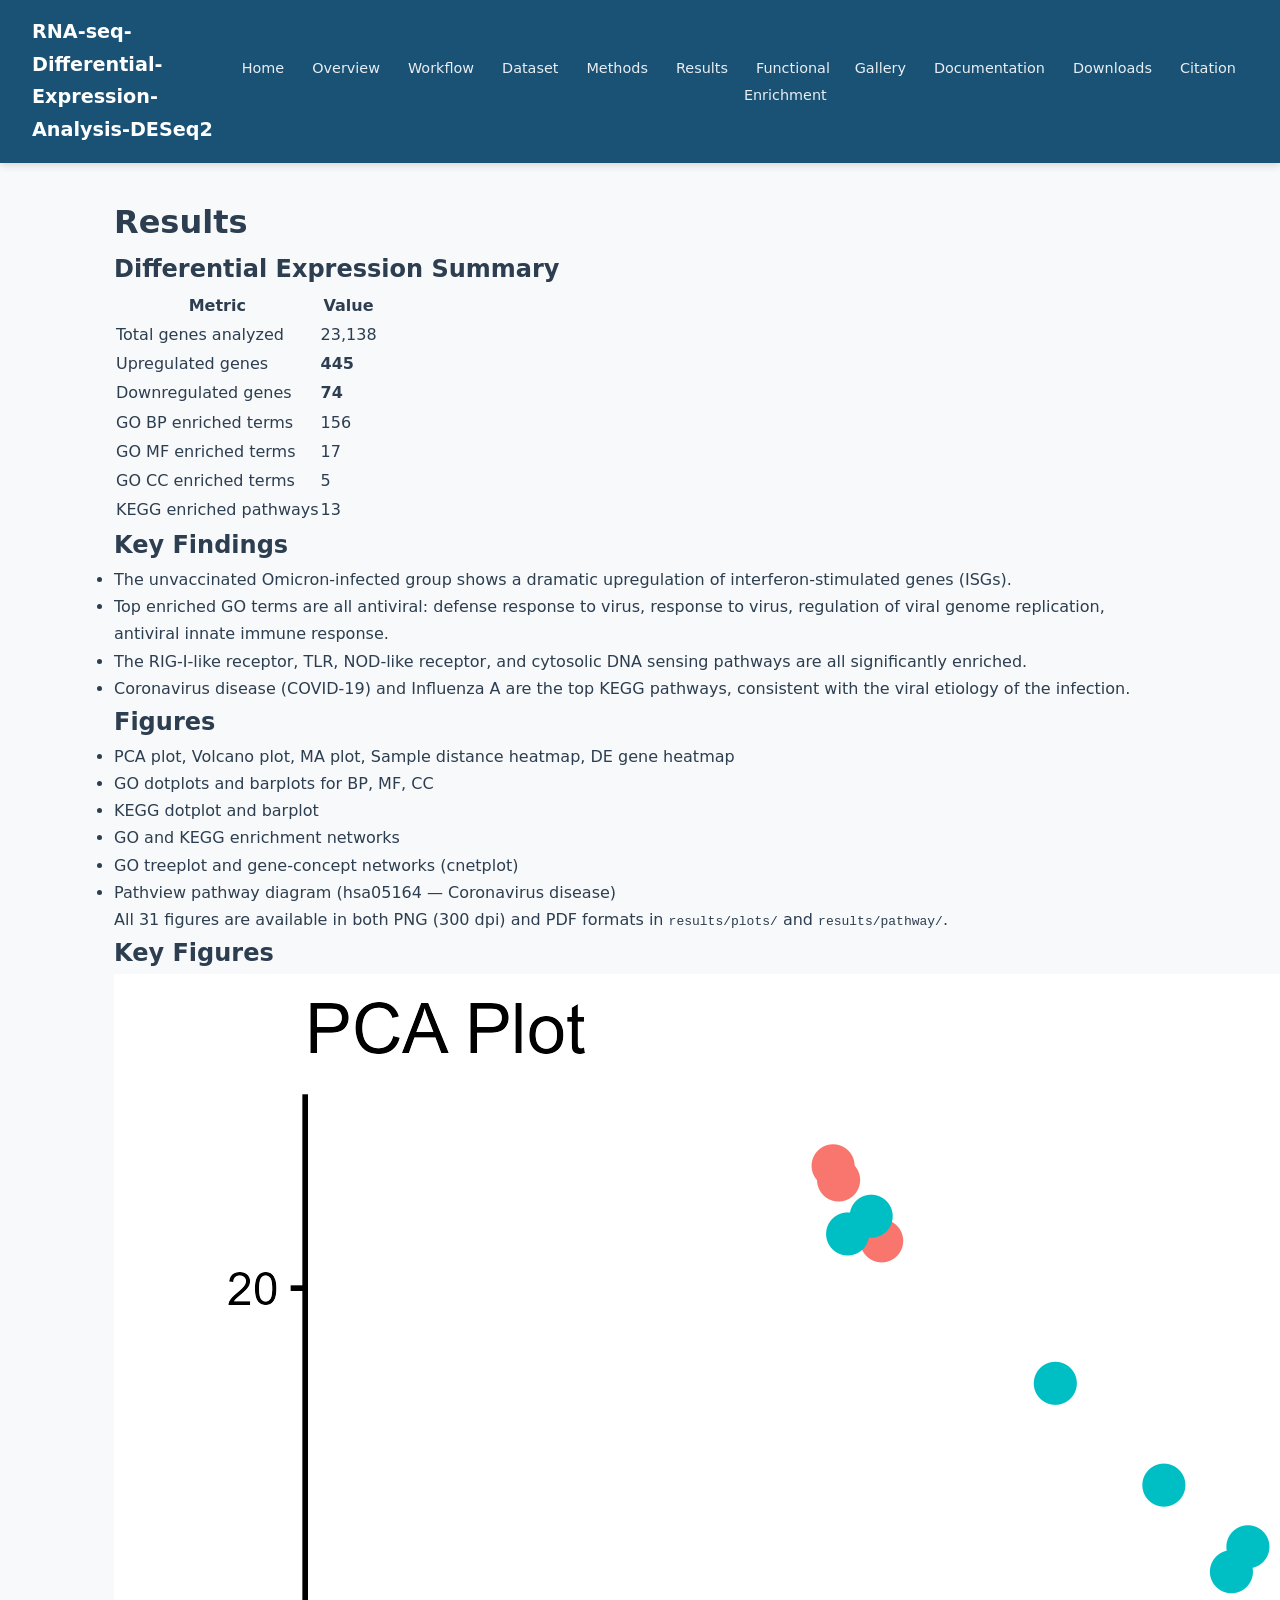
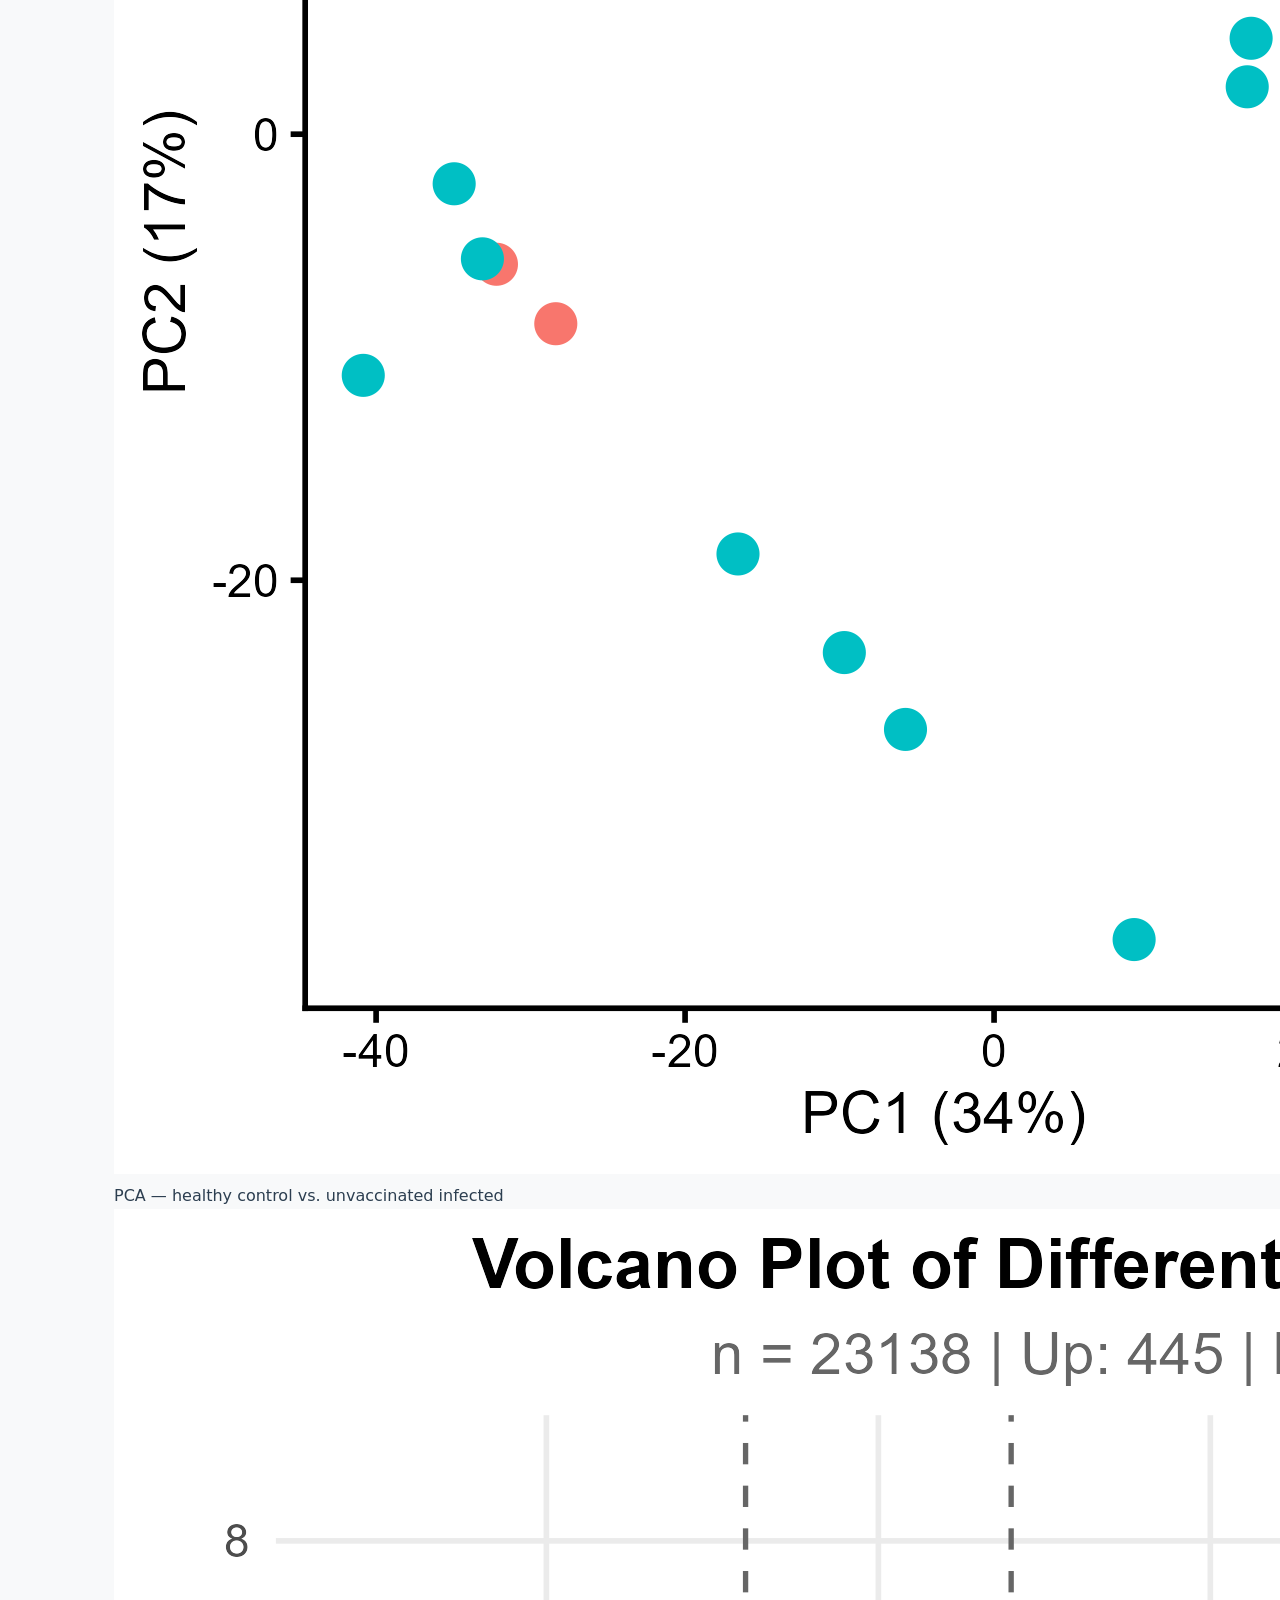
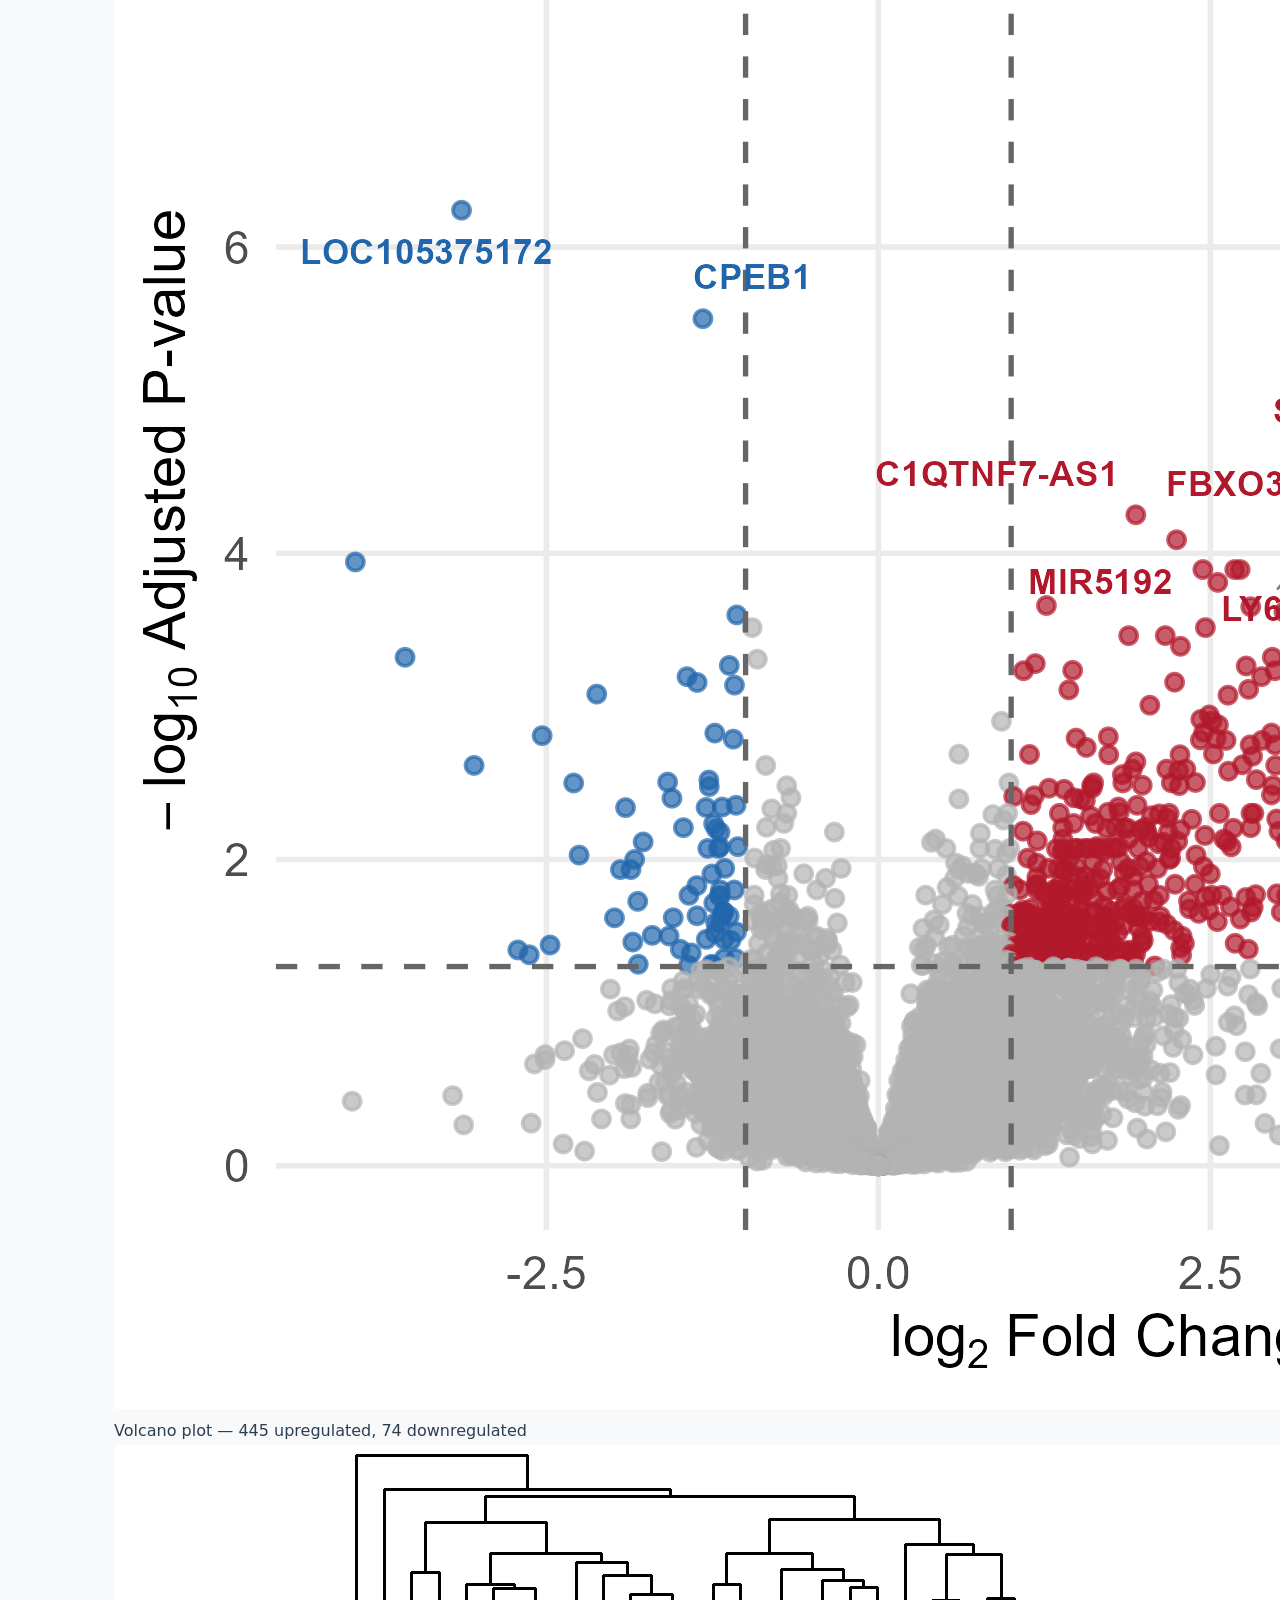
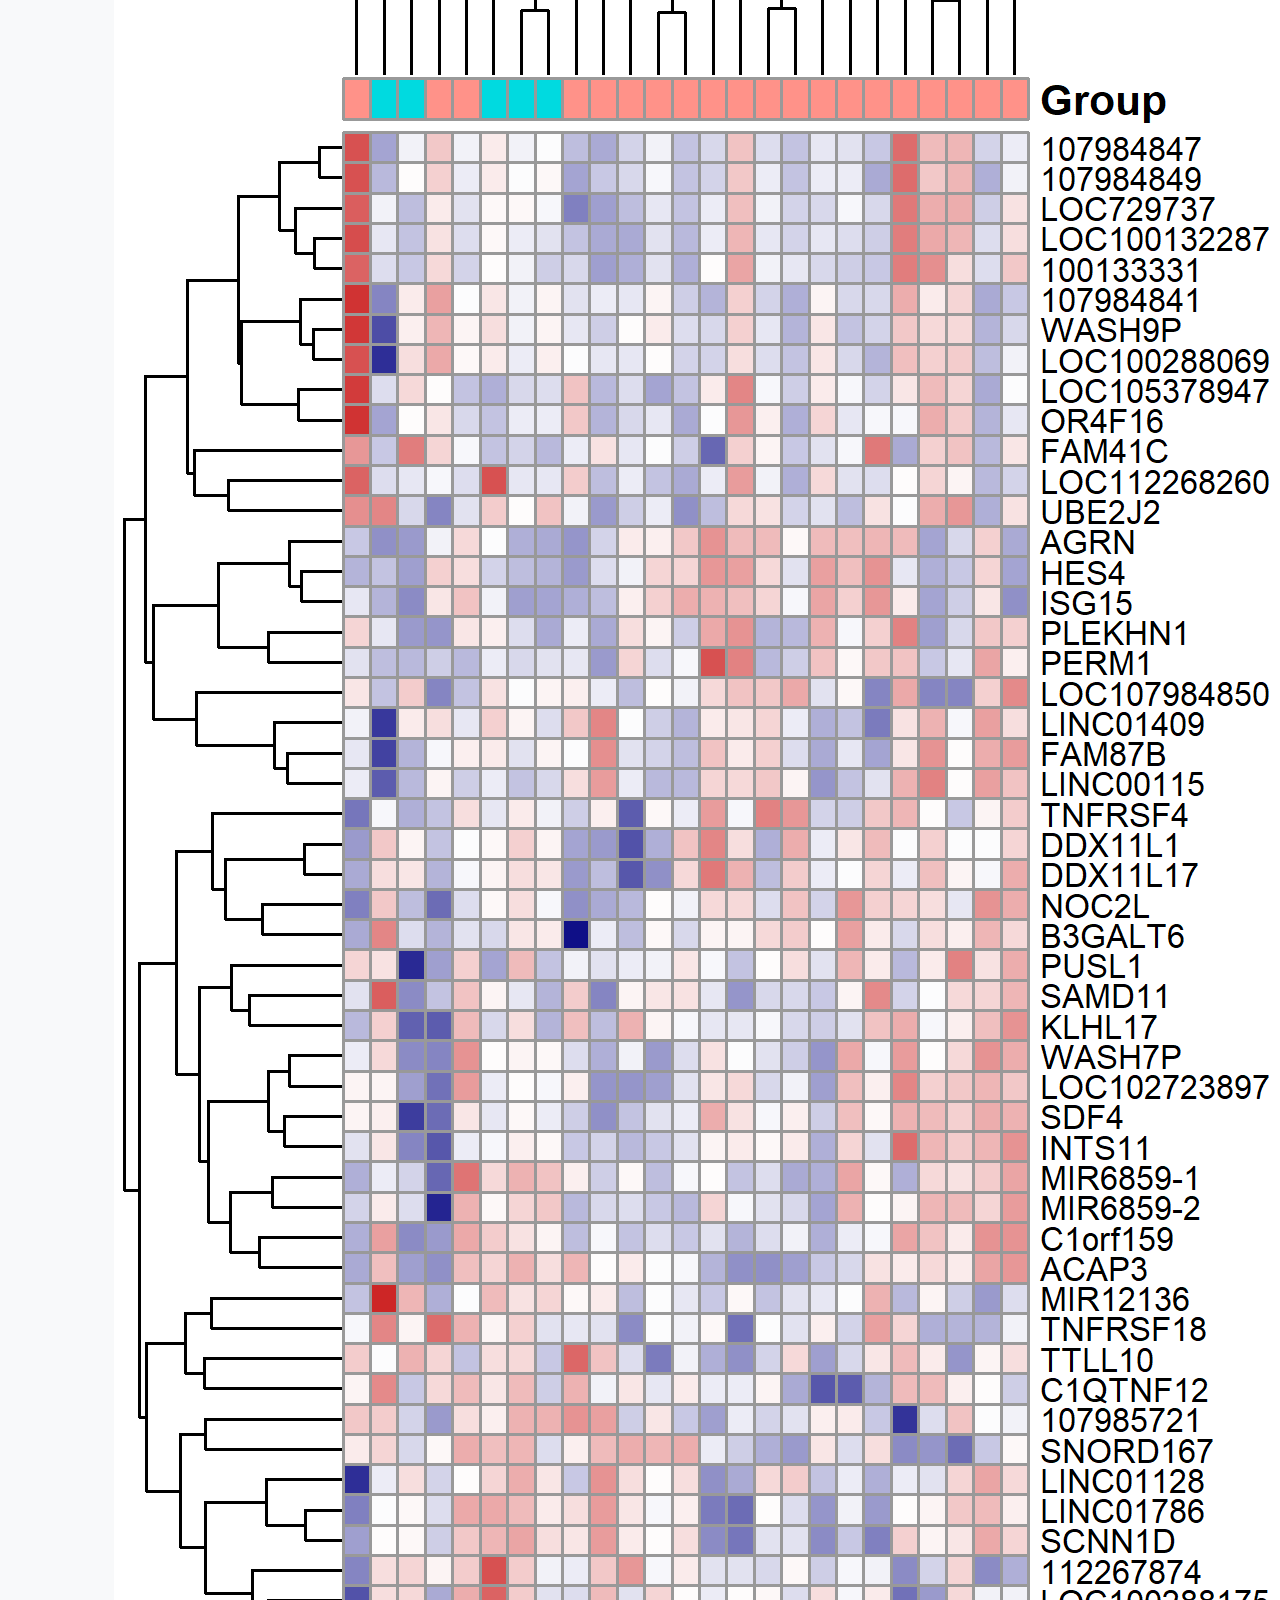
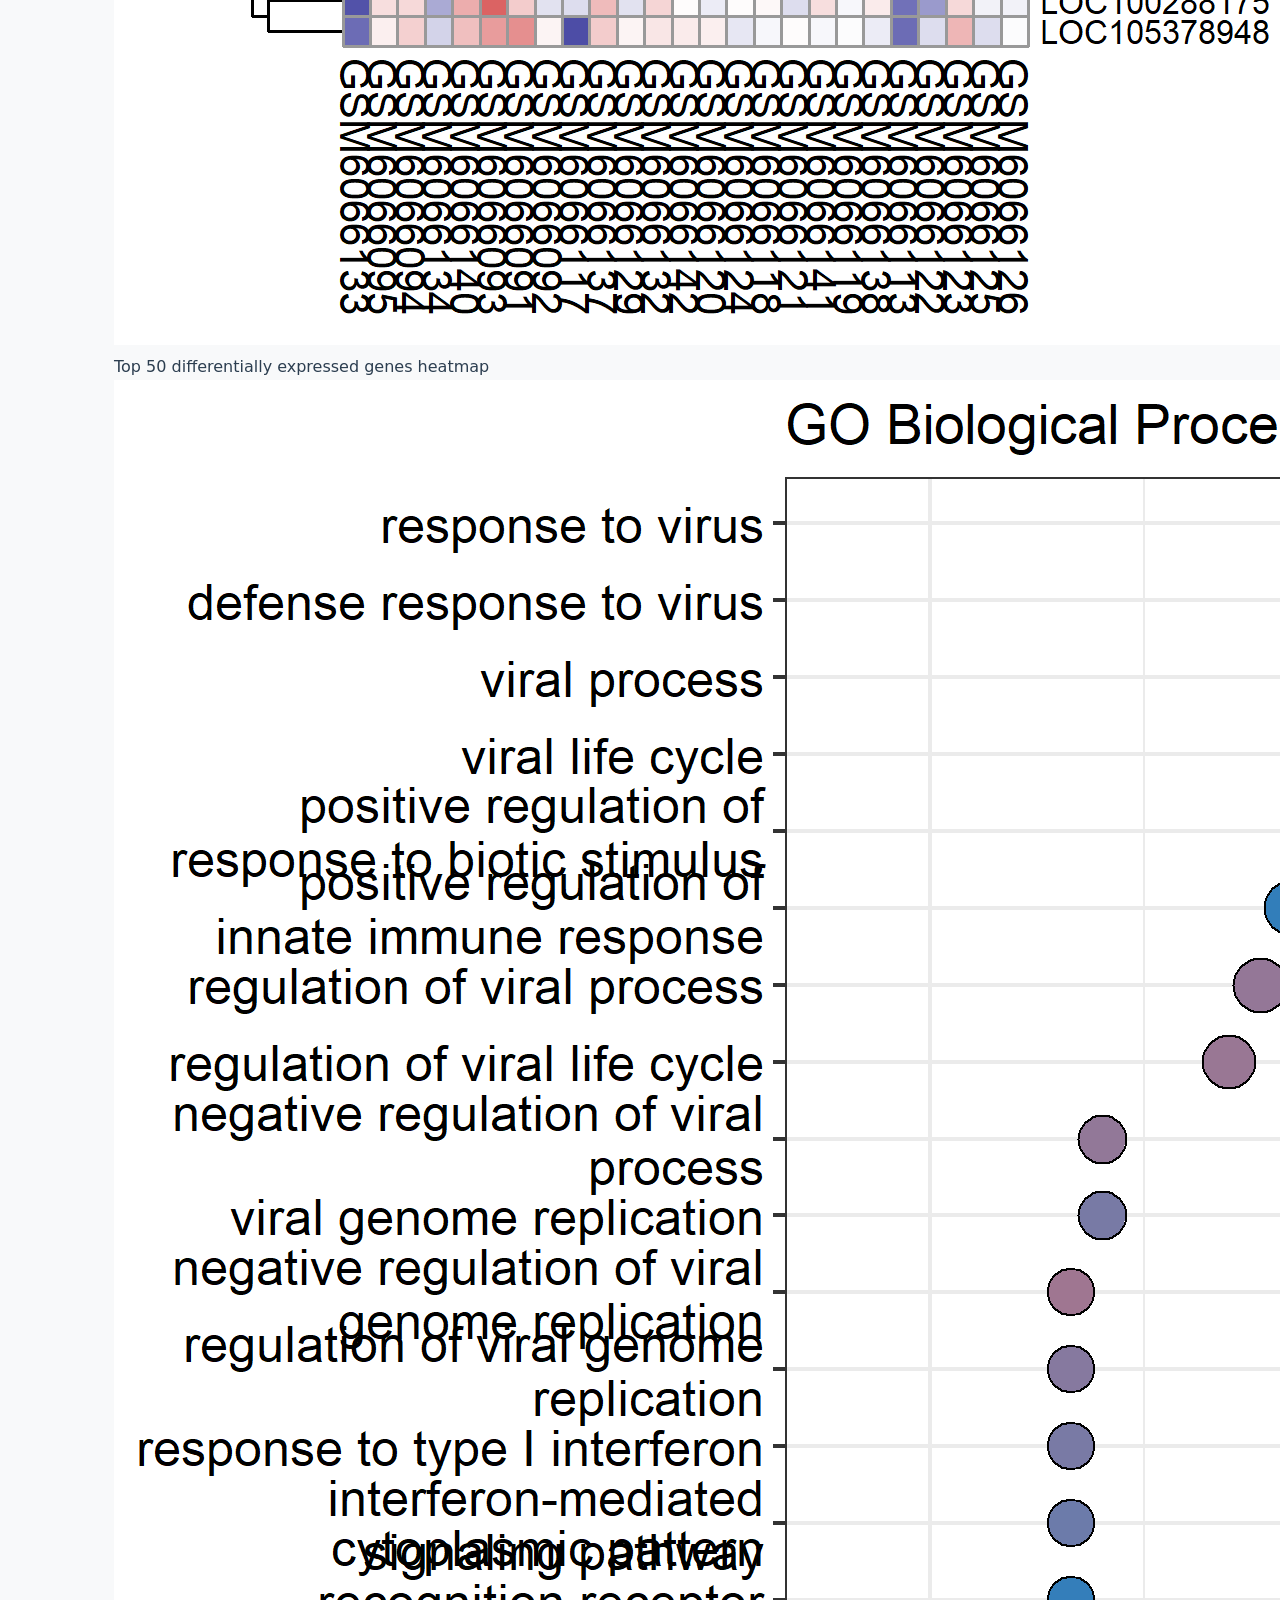
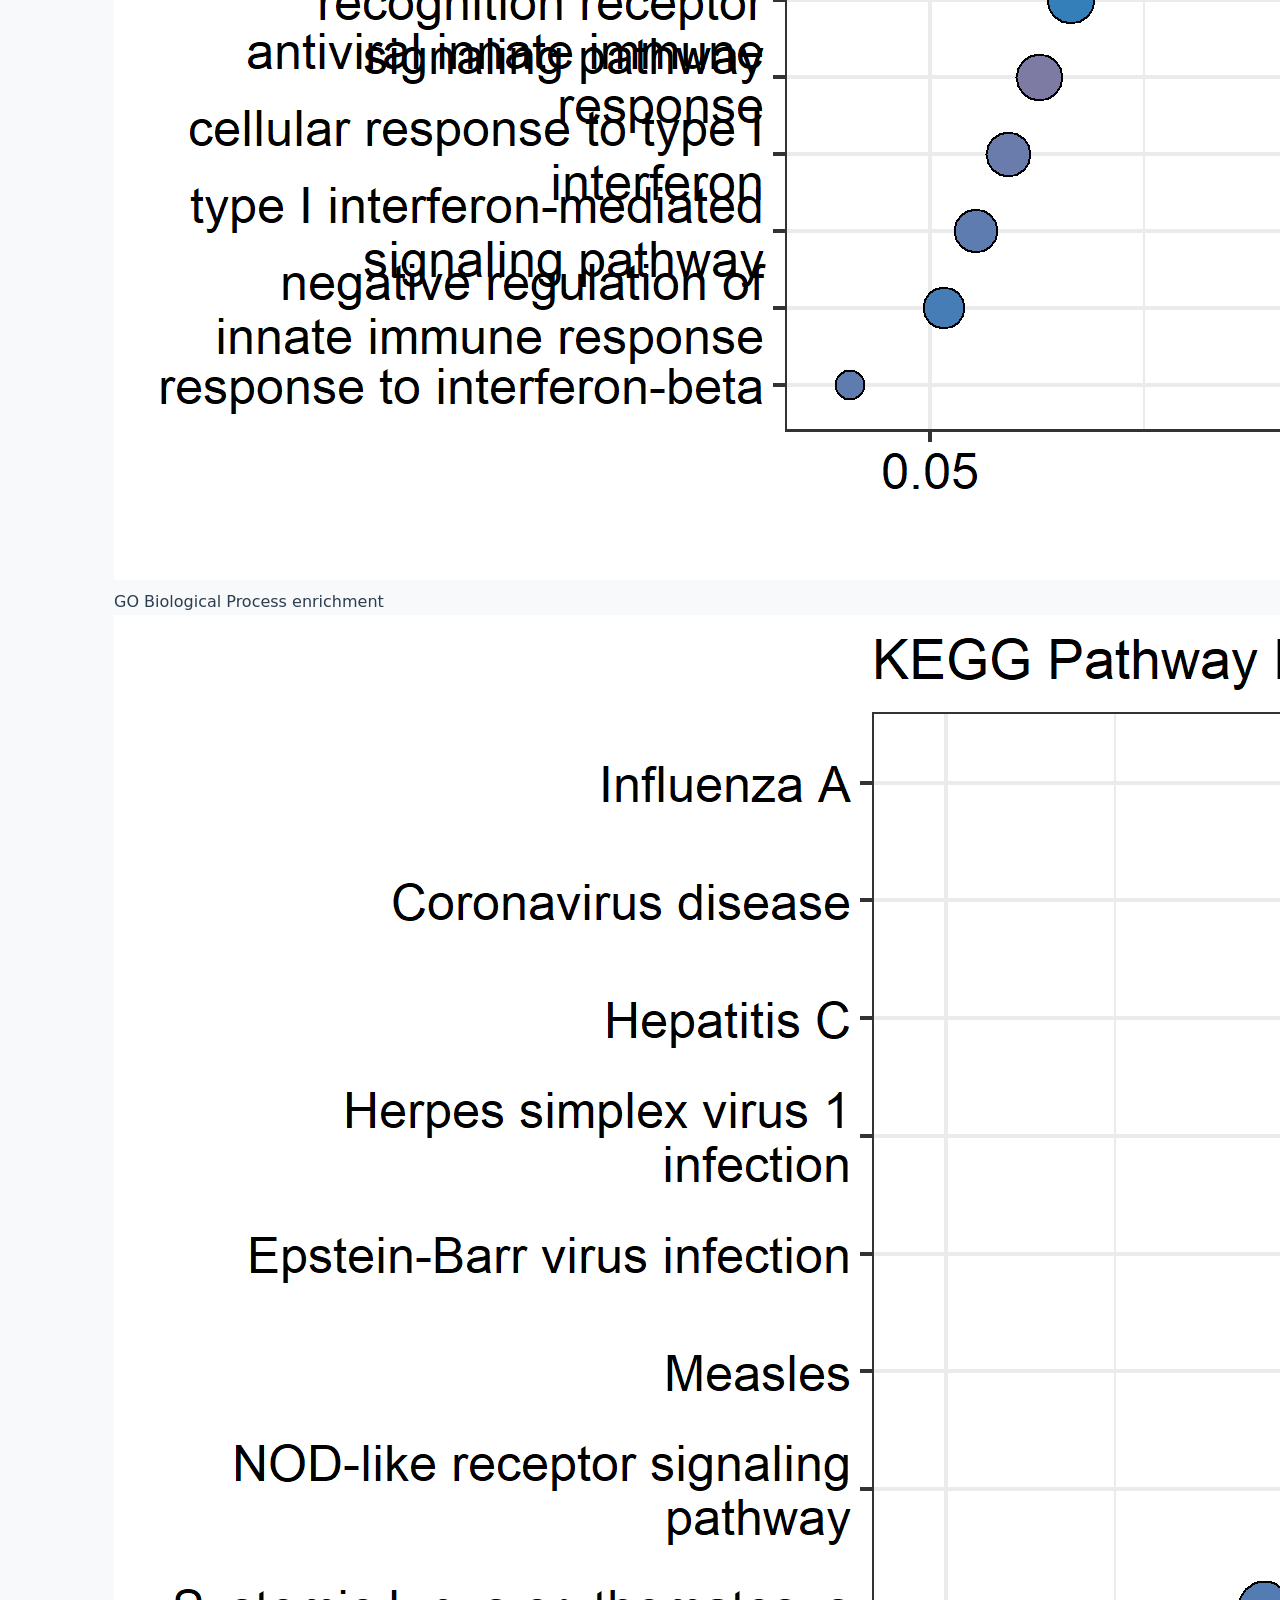
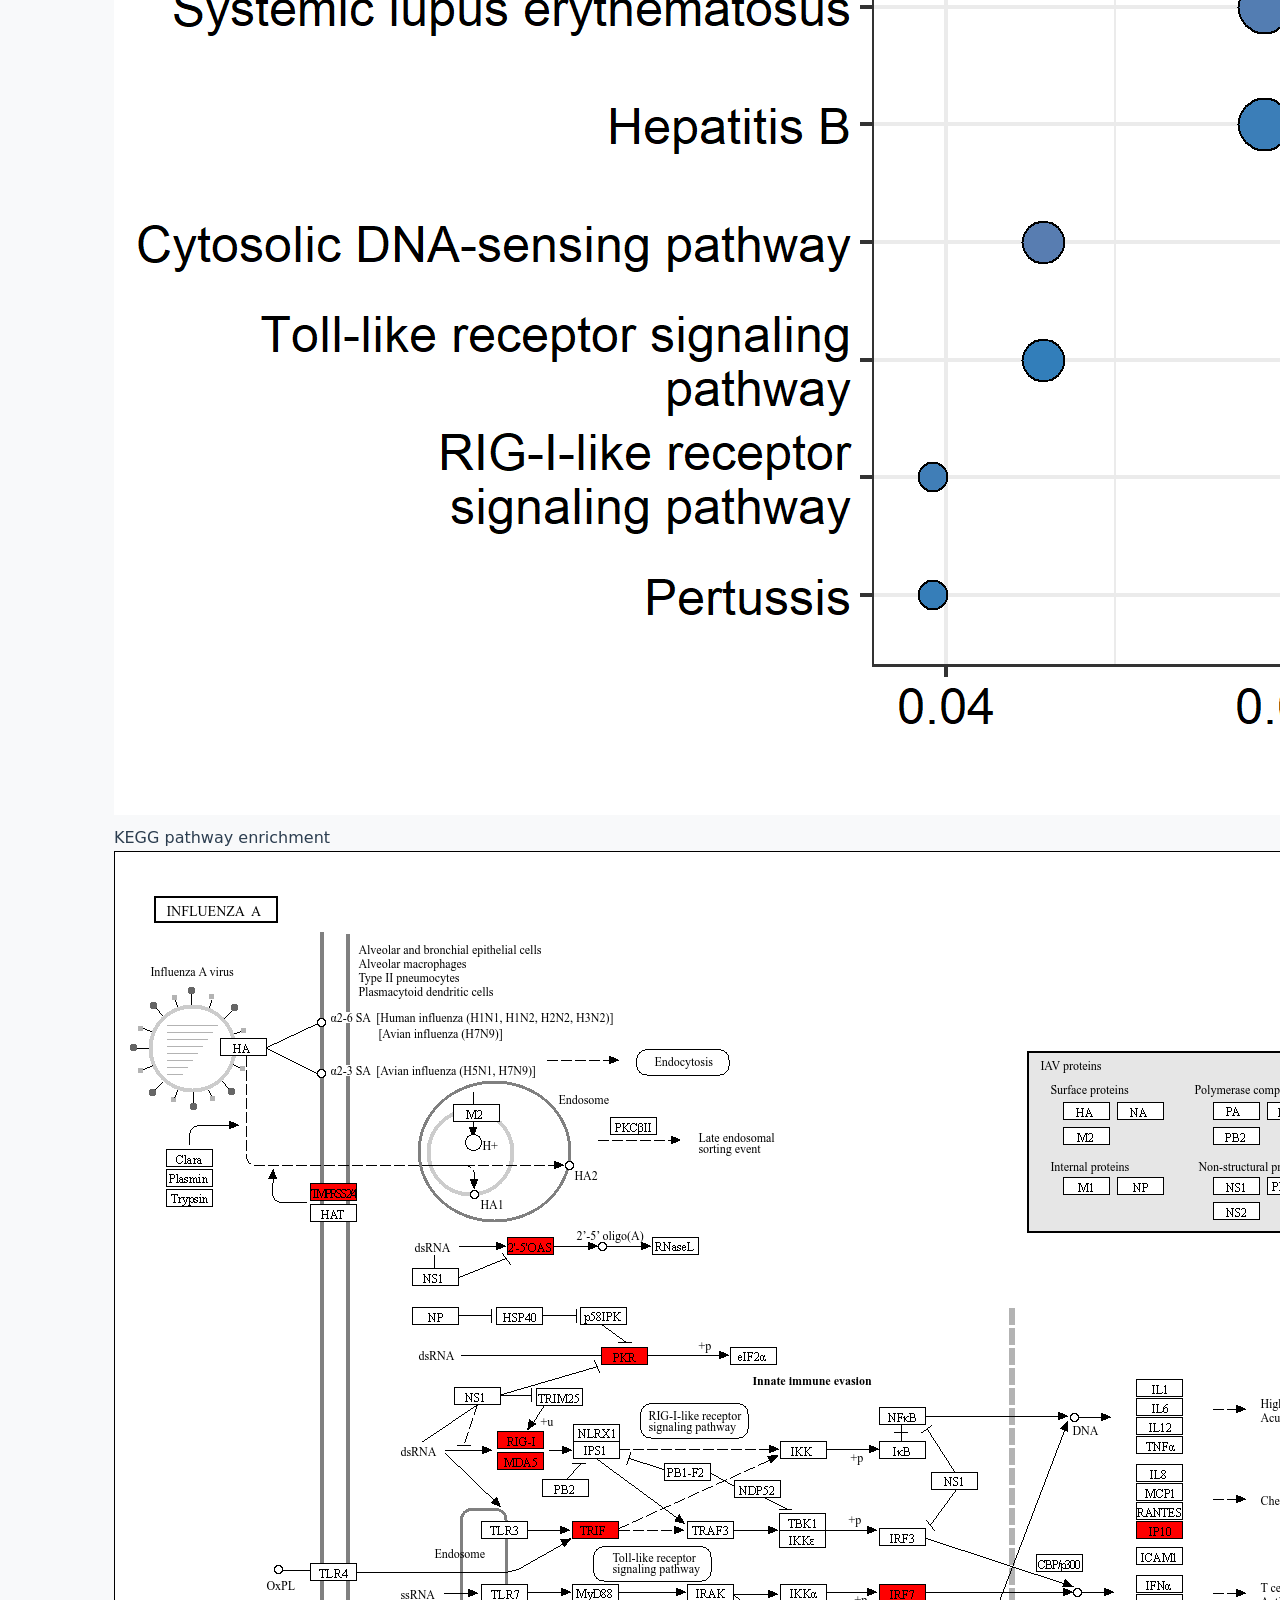
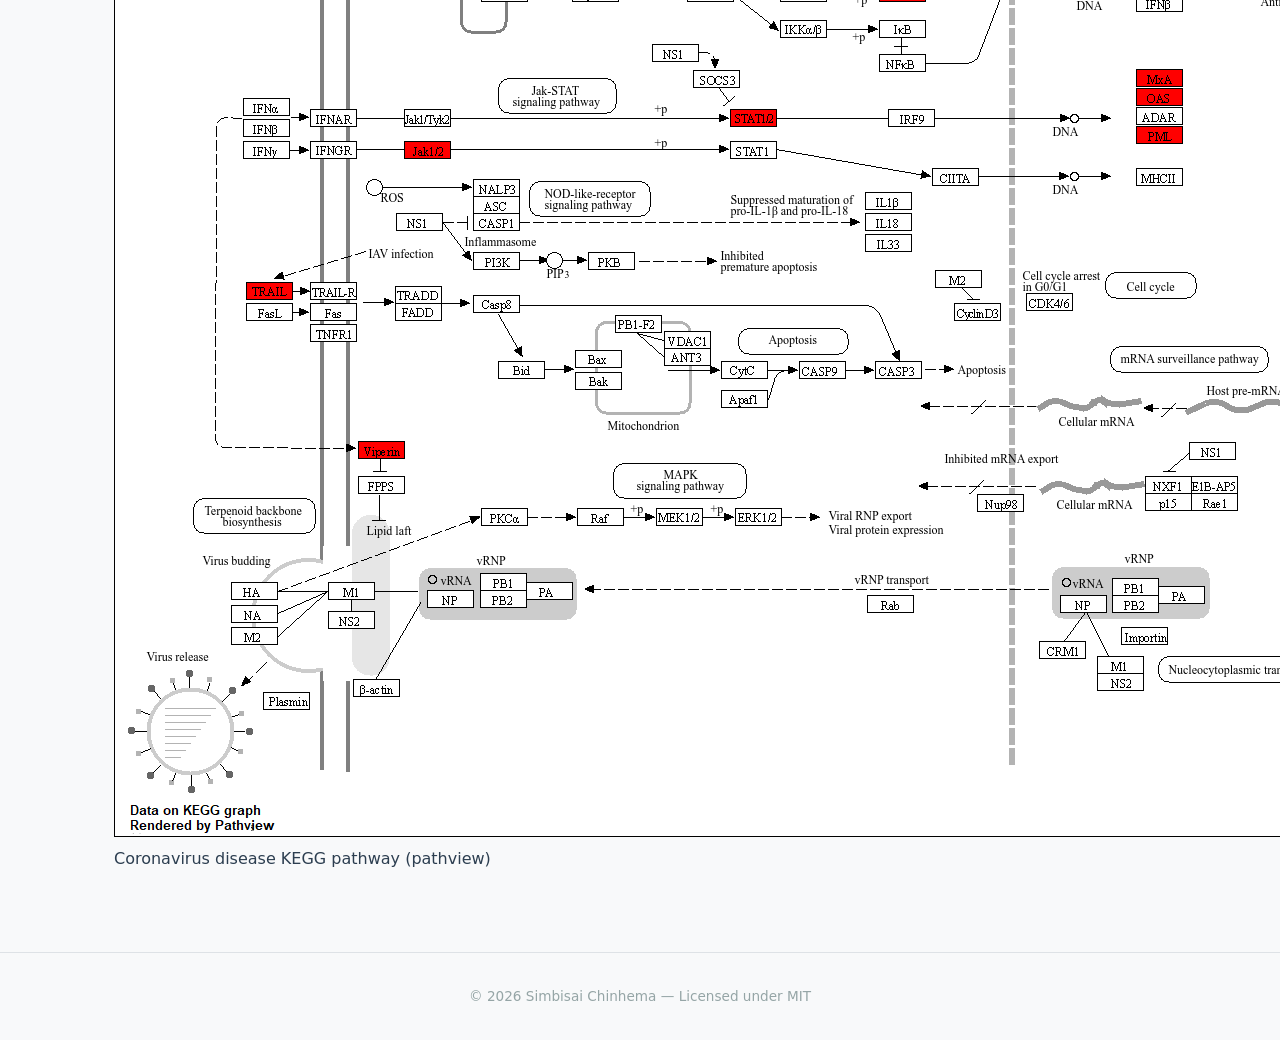
<file: site/results.html>
<!DOCTYPE html>
<html lang="en">
<head>
    <meta charset="UTF-8">
    <meta name="viewport" content="width=device-width, initial-scale=1.0">
    <title>Results — RNA-seq-Differential-Expression-Analysis-DESeq2</title>
    <link rel="stylesheet" href="styles.css">
    <link rel="icon" href="data:image/svg+xml,%3Csvg xmlns='http://www.w3.org/2000/svg' viewBox='0 0 100 100'%3E%3Ctext y='.9em' font-size='90'%3E🧬%3C/text%3E%3C/svg%3E">
</head>
<body>
    <nav class="navbar">
        <div class="nav-brand">RNA-seq-Differential-Expression-Analysis-DESeq2</div>
        <ul class="nav-links">
            <li><a href="index.html">Home</a></li>
            <li><a href="overview.html">Overview</a></li>
            <li><a href="workflow.html">Workflow</a></li>
            <li><a href="dataset.html">Dataset</a></li>
            <li><a href="methods.html">Methods</a></li>
            <li><a href="results.html">Results</a></li>
            <li><a href="enrichment.html">Functional Enrichment</a></li>
            <li><a href="gallery.html">Gallery</a></li>
            <li><a href="documentation.html">Documentation</a></li>
            <li><a href="downloads.html">Downloads</a></li>
            <li><a href="citation.html">Citation</a></li>
        </ul>
    </nav>
    <main>
        <h1>Results</h1>
        <h2>Differential Expression Summary</h2>
        <table>
            <tr><th>Metric</th><th>Value</th></tr>
            <tr><td>Total genes analyzed</td><td>23,138</td></tr>
            <tr><td>Upregulated genes</td><td><strong>445</strong></td></tr>
            <tr><td>Downregulated genes</td><td><strong>74</strong></td></tr>
            <tr><td>GO BP enriched terms</td><td>156</td></tr>
            <tr><td>GO MF enriched terms</td><td>17</td></tr>
            <tr><td>GO CC enriched terms</td><td>5</td></tr>
            <tr><td>KEGG enriched pathways</td><td>13</td></tr>
        </table>
        <h2>Key Findings</h2>
        <ul>
            <li>The unvaccinated Omicron-infected group shows a dramatic upregulation of interferon-stimulated genes (ISGs).</li>
            <li>Top enriched GO terms are all antiviral: defense response to virus, response to virus, regulation of viral genome replication, antiviral innate immune response.</li>
            <li>The RIG-I-like receptor, TLR, NOD-like receptor, and cytosolic DNA sensing pathways are all significantly enriched.</li>
            <li>Coronavirus disease (COVID-19) and Influenza A are the top KEGG pathways, consistent with the viral etiology of the infection.</li>
        </ul>
        <h2>Figures</h2>
        <ul>
            <li>PCA plot, Volcano plot, MA plot, Sample distance heatmap, DE gene heatmap</li>
            <li>GO dotplots and barplots for BP, MF, CC</li>
            <li>KEGG dotplot and barplot</li>
            <li>GO and KEGG enrichment networks</li>
            <li>GO treeplot and gene-concept networks (cnetplot)</li>
            <li>Pathview pathway diagram (hsa05164 — Coronavirus disease)</li>
        </ul>
        <p>All 31 figures are available in both PNG (300 dpi) and PDF formats in <code>results/plots/</code> and <code>results/pathway/</code>.</p>

        <h2>Key Figures</h2>
        <figure>
            <img src="images/PCA_plot.png" alt="PCA Plot" loading="lazy">
            <figcaption>PCA — healthy control vs. unvaccinated infected</figcaption>
        </figure>
        <figure>
            <img src="images/Volcano_plot.png" alt="Volcano Plot" loading="lazy">
            <figcaption>Volcano plot — 445 upregulated, 74 downregulated</figcaption>
        </figure>
        <figure>
            <img src="images/Heatmap.png" alt="DE Gene Heatmap" loading="lazy">
            <figcaption>Top 50 differentially expressed genes heatmap</figcaption>
        </figure>
        <figure>
            <img src="images/GO_BP_Dotplot.png" alt="GO BP Dotplot" loading="lazy">
            <figcaption>GO Biological Process enrichment</figcaption>
        </figure>
        <figure>
            <img src="images/KEGG_Dotplot.png" alt="KEGG Dotplot" loading="lazy">
            <figcaption>KEGG pathway enrichment</figcaption>
        </figure>
        <figure>
            <img src="images/hsa05164.RNAseq.png" alt="Pathway" loading="lazy">
            <figcaption>Coronavirus disease KEGG pathway (pathview)</figcaption>
        </figure>
    </main>
    <footer><p>© 2026 Simbisai Chinhema — Licensed under MIT</p></footer>
</body>
</html>
</file>
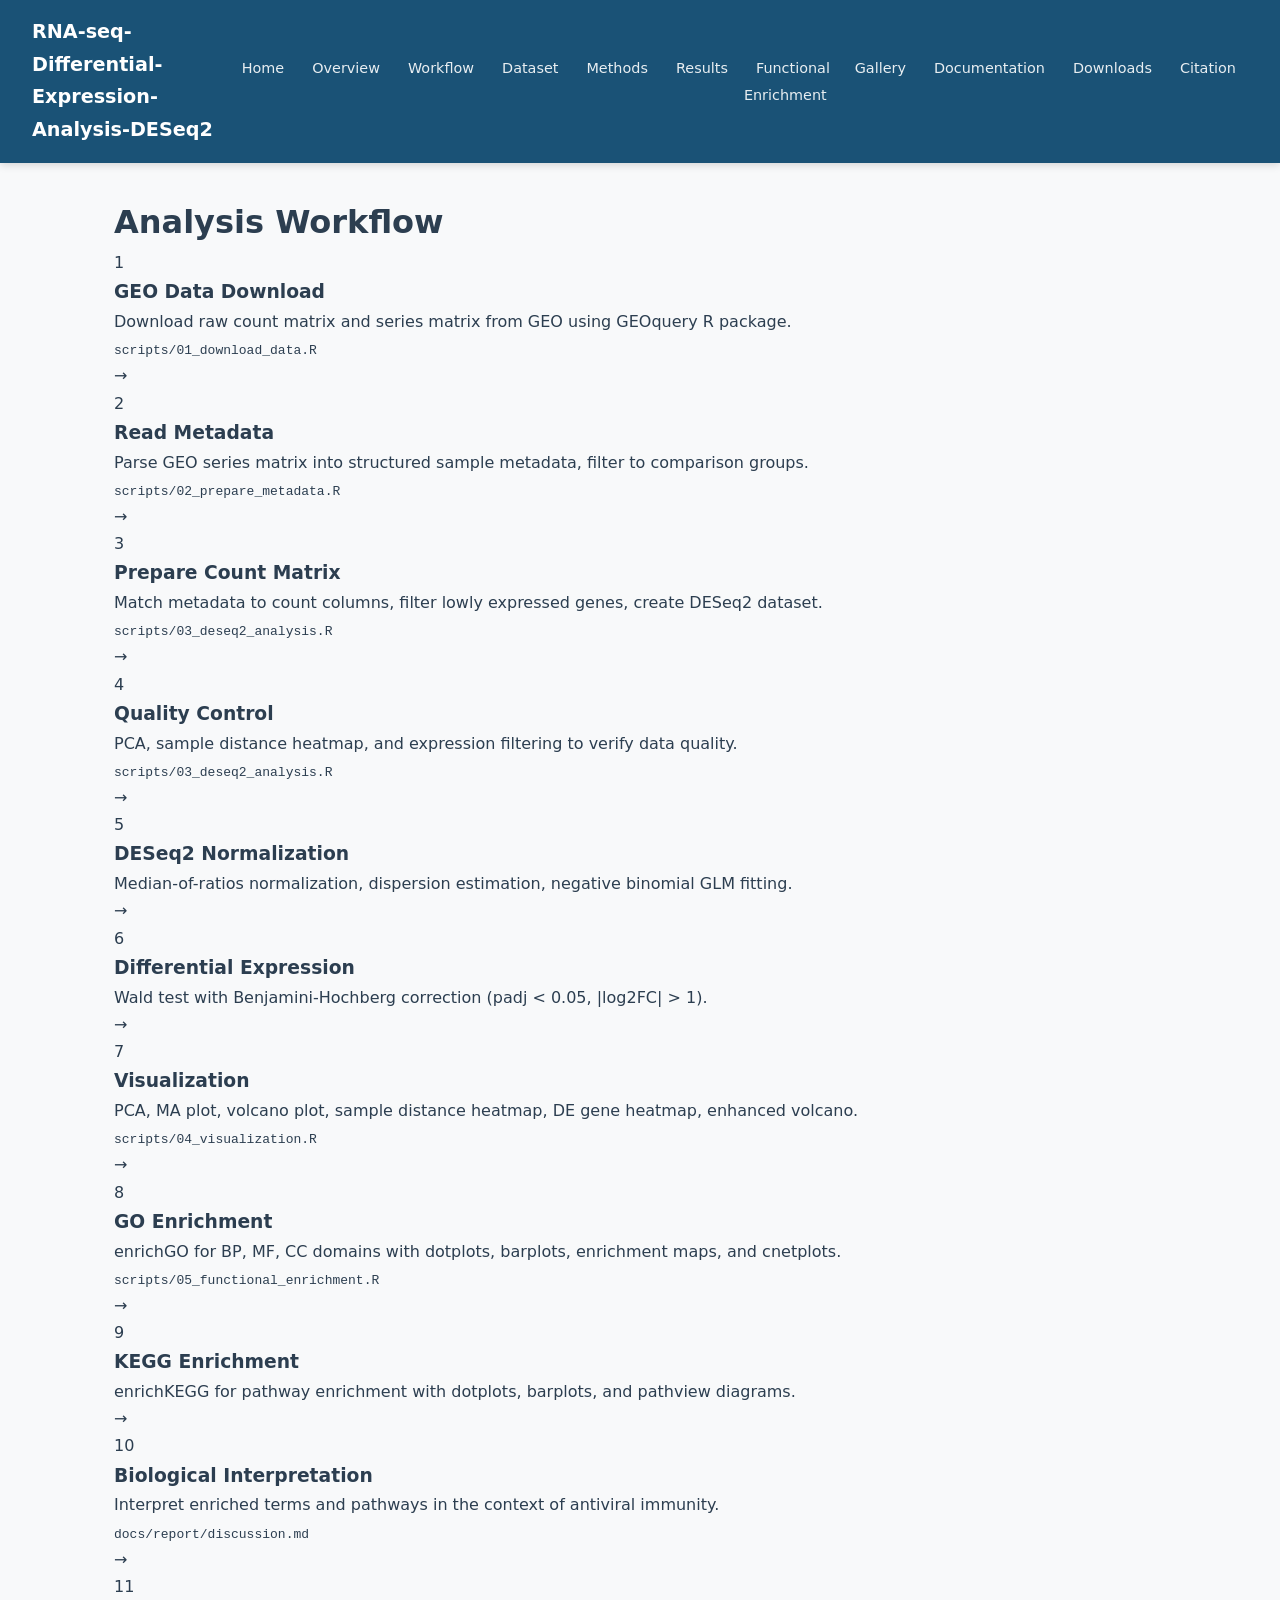
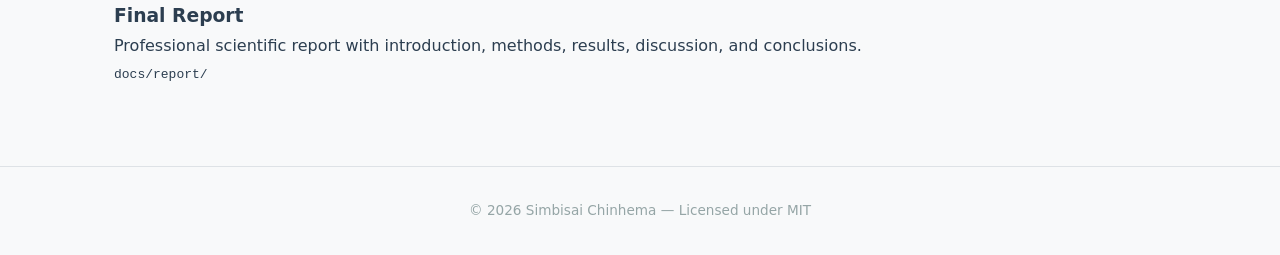
<file: site/workflow.html>
<!DOCTYPE html>
<html lang="en">
<head>
    <meta charset="UTF-8">
    <meta name="viewport" content="width=device-width, initial-scale=1.0">
    <title>Workflow — RNA-seq-Differential-Expression-Analysis-DESeq2</title>
    <link rel="stylesheet" href="styles.css">
    <link rel="icon" href="data:image/svg+xml,%3Csvg xmlns='http://www.w3.org/2000/svg' viewBox='0 0 100 100'%3E%3Ctext y='.9em' font-size='90'%3E🧬%3C/text%3E%3C/svg%3E">
</head>
<body>
    <nav class="navbar">
        <div class="nav-brand">RNA-seq-Differential-Expression-Analysis-DESeq2</div>
        <ul class="nav-links">
            <li><a href="index.html">Home</a></li>
            <li><a href="overview.html">Overview</a></li>
            <li><a href="workflow.html">Workflow</a></li>
            <li><a href="dataset.html">Dataset</a></li>
            <li><a href="methods.html">Methods</a></li>
            <li><a href="results.html">Results</a></li>
            <li><a href="enrichment.html">Functional Enrichment</a></li>
            <li><a href="gallery.html">Gallery</a></li>
            <li><a href="documentation.html">Documentation</a></li>
            <li><a href="downloads.html">Downloads</a></li>
            <li><a href="citation.html">Citation</a></li>
        </ul>
    </nav>
    <main>
        <h1>Analysis Workflow</h1>
        <div class="workflow-steps">
            <div class="step">
                <div class="step-num">1</div>
                <h3>GEO Data Download</h3>
                <p>Download raw count matrix and series matrix from GEO using GEOquery R package.</p>
                <code>scripts/01_download_data.R</code>
            </div>
            <div class="arrow">→</div>
            <div class="step">
                <div class="step-num">2</div>
                <h3>Read Metadata</h3>
                <p>Parse GEO series matrix into structured sample metadata, filter to comparison groups.</p>
                <code>scripts/02_prepare_metadata.R</code>
            </div>
            <div class="arrow">→</div>
            <div class="step">
                <div class="step-num">3</div>
                <h3>Prepare Count Matrix</h3>
                <p>Match metadata to count columns, filter lowly expressed genes, create DESeq2 dataset.</p>
                <code>scripts/03_deseq2_analysis.R</code>
            </div>
            <div class="arrow">→</div>
            <div class="step">
                <div class="step-num">4</div>
                <h3>Quality Control</h3>
                <p>PCA, sample distance heatmap, and expression filtering to verify data quality.</p>
                <code>scripts/03_deseq2_analysis.R</code>
            </div>
            <div class="arrow">→</div>
            <div class="step">
                <div class="step-num">5</div>
                <h3>DESeq2 Normalization</h3>
                <p>Median-of-ratios normalization, dispersion estimation, negative binomial GLM fitting.</p>
            </div>
            <div class="arrow">→</div>
            <div class="step">
                <div class="step-num">6</div>
                <h3>Differential Expression</h3>
                <p>Wald test with Benjamini-Hochberg correction (padj &lt; 0.05, |log2FC| &gt; 1).</p>
            </div>
            <div class="arrow">→</div>
            <div class="step">
                <div class="step-num">7</div>
                <h3>Visualization</h3>
                <p>PCA, MA plot, volcano plot, sample distance heatmap, DE gene heatmap, enhanced volcano.</p>
                <code>scripts/04_visualization.R</code>
            </div>
            <div class="arrow">→</div>
            <div class="step">
                <div class="step-num">8</div>
                <h3>GO Enrichment</h3>
                <p>enrichGO for BP, MF, CC domains with dotplots, barplots, enrichment maps, and cnetplots.</p>
                <code>scripts/05_functional_enrichment.R</code>
            </div>
            <div class="arrow">→</div>
            <div class="step">
                <div class="step-num">9</div>
                <h3>KEGG Enrichment</h3>
                <p>enrichKEGG for pathway enrichment with dotplots, barplots, and pathview diagrams.</p>
            </div>
            <div class="arrow">→</div>
            <div class="step">
                <div class="step-num">10</div>
                <h3>Biological Interpretation</h3>
                <p>Interpret enriched terms and pathways in the context of antiviral immunity.</p>
                <code>docs/report/discussion.md</code>
            </div>
            <div class="arrow">→</div>
            <div class="step">
                <div class="step-num">11</div>
                <h3>Final Report</h3>
                <p>Professional scientific report with introduction, methods, results, discussion, and conclusions.</p>
                <code>docs/report/</code>
            </div>
        </div>
    </main>
    <footer><p>© 2026 Simbisai Chinhema — Licensed under MIT</p></footer>
</body>
</html>
</file>
<file: site/styles.css>
/* ===== Global Styles ===== */
:root {
    --primary: #1a5276;
    --primary-light: #2980b9;
    --secondary: #117a65;
    --accent: #c0392b;
    --light: #f8f9fa;
    --dark: #2c3e50;
    --gray: #95a5a6;
    --bg: #ffffff;
    --card-bg: #ffffff;
    --border: #dee2e6;
    --shadow: 0 2px 8px rgba(0,0,0,0.08);
}

* { margin: 0; padding: 0; box-sizing: border-box; }

body {
    font-family: 'Segoe UI', system-ui, -apple-system, sans-serif;
    line-height: 1.7;
    color: var(--dark);
    background: var(--light);
}

a { color: var(--primary-light); text-decoration: none; }
a:hover { text-decoration: underline; }

/* ===== Navbar ===== */
.navbar {
    display: flex;
    align-items: center;
    justify-content: space-between;
    padding: 0 2rem;
    background: var(--primary);
    color: white;
    position: sticky;
    top: 0;
    z-index: 100;
    box-shadow: 0 2px 8px rgba(0,0,0,0.15);
}

.nav-brand {
    font-size: 1.2rem;
    font-weight: 700;
    padding: 1rem 0;
}

.nav-links {
    display: flex;
    list-style: none;
    gap: 0.25rem;
}

.nav-links a {
    color: rgba(255,255,255,0.9);
    padding: 0.5rem 0.75rem;
    border-radius: 4px;
    font-size: 0.9rem;
    transition: background 0.2s, color 0.2s;
}

.nav-links a:hover {
    background: rgba(255,255,255,0.15);
    color: white;
    text-decoration: none;
}

/* ===== Main Content ===== */
main {
    max-width: 1100px;
    margin: 0 auto;
    padding: 2rem 1.5rem;
}

/* ===== Hero ===== */
.hero {
    text-align: center;
    padding: 3rem 1rem 2rem;
}

.hero h1 {
    font-size: 2.5rem;
    color: var(--primary);
    margin-bottom: 0.5rem;
}

.hero-subtitle {
    font-size: 1.15rem;
    color: var(--gray);
    margin-bottom: 1rem;
}

.hero-desc {
    max-width: 700px;
    margin: 0 auto;
    color: #555;
}

/* ===== Stats Grid ===== */
.stats-grid {
    display: grid;
    grid-template-columns: repeat(auto-fit, minmax(160px, 1fr));
    gap: 1.5rem;
    margin: 2.5rem 0;
}

.stat-card {
    background: var(--card-bg);
    border-radius: 10px;
    padding: 1.5rem;
    text-align: center;
    box-shadow: var(--shadow);
    border-top: 4px solid var(--primary-light);
}

.stat-card h3 {
    font-size: 2.2rem;
    color: var(--primary);
}

.stat-card p {
    color: var(--gray);
    font-size: 0.9rem;
    margin-top: 0.25rem;
}

/* ===== Features ===== */
.features { margin: 3rem 0; }
.features h2 { text-align: center; font-size: 1.8rem; margin-bottom: 2rem; color: var(--primary); }

.feature-grid {
    display: grid;
    grid-template-columns: repeat(auto-fit, minmax(300px, 1fr));
    gap: 1.5rem;
}

.feature-card {
    background: var(--card-bg);
    border-radius: 10px;
    padding: 1.5rem;
    box-shadow: var(--shadow);
    border-left: 4px solid var(--secondary);
}

.feature-card h3 { margin-bottom: 0.5rem; color: var(--primary); }
.feature-card p { color: #555; font-size: 0.95rem; }

/* ===== CTA ===== */
.cta {
    text-align: center;
    margin: 3rem 0;
    padding: 2rem;
    background: var(--card-bg);
    border-radius: 10px;
    box-shadow: var(--shadow);
}

.cta h2 { margin-bottom: 1rem; color: var(--primary); }
.cta pre {
    background: var(--dark);
    color: #aed6f1;
    padding: 1rem 1.5rem;
    border-radius: 8px;
    text-align: left;
    display: inline-block;
    font-size: 0.9rem;
    overflow-x: auto;
}

.btn {
    display: inline-block;
    background: var(--primary-light);
    color: white;
    padding: 0.7rem 1.5rem;
    border-radius: 6px;
    font-weight: 600;
    margin-top: 1rem;
    transition: background 0.2s;
}

.btn:hover { background: var(--primary); text-decoration: none; }

/* ===== Footer ===== */
footer {
    text-align: center;
    padding: 2rem;
    color: var(--gray);
    font-size: 0.85rem;
    border-top: 1px solid var(--border);
    margin-top: 3rem;
}

/* ===== Responsive ===== */
@media (max-width: 768px) {
    .navbar { flex-direction: column; padding: 0.5rem 1rem; }
    .nav-links { flex-wrap: wrap; justify-content: center; gap: 0.1rem; }
    .nav-links a { font-size: 0.75rem; padding: 0.25rem 0.5rem; }
    .hero h1 { font-size: 1.8rem; }
    .stats-grid { grid-template-columns: repeat(2, 1fr); }
}
</file>
